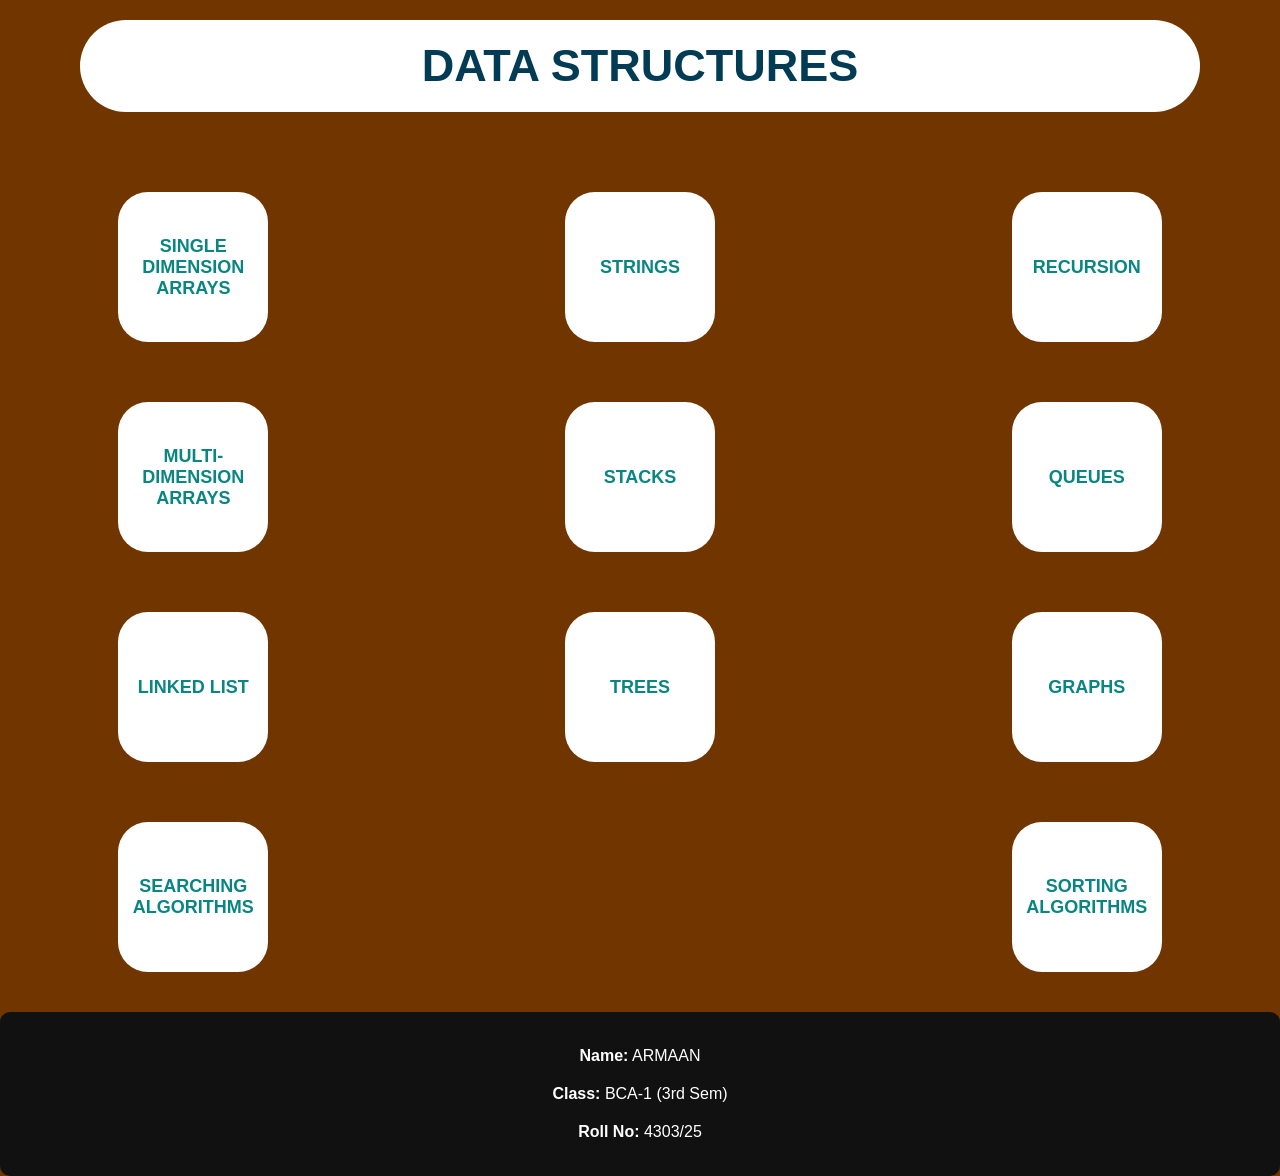
<file: index.html>
<!DOCTYPE html>
<html lang="en">
<head>
    <meta charset="UTF-8">
    <meta name="viewport" content="width=device-width, initial-scale=1.0">
    <title>Data Structures Topics</title>
    <link rel="stylesheet" href="style.css">
    <style>
   
    </style>
</head>

<body>
  <div class="container">
    <div class="head"><h2>DATA STRUCTURES</h2></div>

    <div class="que-corner">

    <a href="single-dimension-array.html">
    <div class="box">
        <div class="inner">
            <div class="front">SINGLE DIMENSION ARRAYS</div>
            <div class="back">20 Questions</div>
        </div>
    </div>
    </a>

    <a href="strings.html">
    <div class="box2 box">
        <div class="inner">
            <div class="front">STRINGS</div>
            <div class="back">29 Questions</div>
        </div>
    </div>
    </a>

    <a href="recursion.html">
    <div class="box3 box">
        <div class="inner">
            <div class="front">RECURSION</div>
            <div class="back">8 Questions</div>
        </div>
    </div>
    </a>

    <a href="multi-dimension-array.html">
    <div class="box4 box">
        <div class="inner">
            <div class="front">MULTI-DIMENSION ARRAYS</div>
            <div class="back">7 Questions</div>
        </div>
    </div>
    </a>

    <a href="stacks.html">
    <div class="box5 box">
        <div class="inner">
            <div class="front">STACKS</div>
            <div class="back">13 Questions</div>
        </div>
    </div>
    </a>

    <a href="queues.html">
    <div class="box6 box">
        <div class="inner">
            <div class="front">QUEUES</div>
            <div class="back">20 Questions</div>
        </div>
    </div>
    </a>

    <a href="linked-list.html">
    <div class="box7 box">
        <div class="inner">
            <div class="front">LINKED LIST</div>
            <div class="back">11 Questions</div>
        </div>
    </div>
    </a>

    <a href="trees.html">
    <div class="box8 box">
        <div class="inner">
            <div class="front">TREES</div>
            <div class="back">20 Questions</div>
        </div>
    </div>
    </a>

    <a href="graphs.html">
    <div class="box9 box">
        <div class="inner">
            <div class="front">GRAPHS</div>
            <div class="back">6 Questions</div>
        </div>
    </div>
    </a>

    <a href="searching-algorithms.html">
    <div class="box10 box">
        <div class="inner">
            <div class="front">SEARCHING ALGORITHMS</div>
            <div class="back">10 Questions</div>
        </div>
    </div>
    </a>

    <a href="sorting-algorithms.html">
    <div class="box11 box">
        <div class="inner">
            <div class="front">SORTING ALGORITHMS</div>
            <div class="back">20 Questions</div>
        </div>
    </div>
    </a>

    </div>

   
    <div class="footer">
        <p><strong>Name:</strong> ARMAAN</p>
        <p><strong>Class:</strong> BCA-1 (3rd  Sem)</p>
        <p><strong>Roll No:</strong> 4303/25</p>
    </div>

  </div>
</body>
</html>
</file>
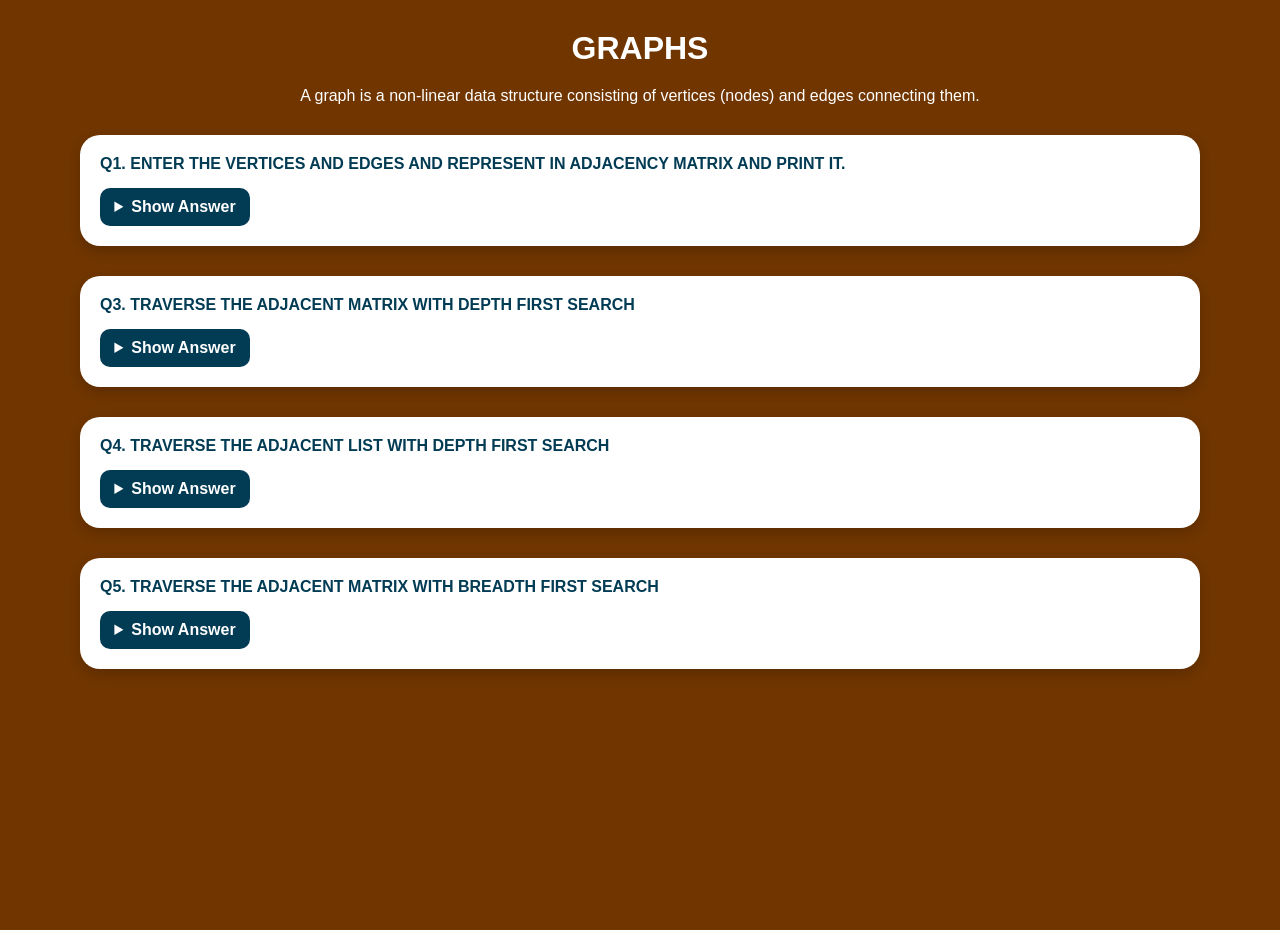
<file: graphs.html>
<!DOCTYPE html>
<html lang="en">
<head>
    <meta charset="UTF-8">
    <meta name="viewport" content="width=device-width, initial-scale=1.0">
    <title>GRAPHS</title>


    <link rel="stylesheet" href="style.css">
</head>

<body>

<div class="container">

    <h1>GRAPHS</h1>

    <p>
        A graph is a non-linear data structure consisting of vertices (nodes) and edges connecting them.
    </p>

    <div class="extra_c">

        <!-- Q1 -->
        <div class="qa">
            <div class="q">
                Q1. ENTER THE VERTICES AND EDGES AND REPRESENT IN ADJACENCY MATRIX AND PRINT IT.
            </div>

            <details>
                <summary>Show Answer</summary>

                <div class="a">
                    <div class="img-box">
                        <h4>Code</h4>
                        <img src="graphimage/Screenshot 2026-11-02 010723.png" alt="Q1 Code" loading="lazy">
                    </div>

                    <div class="img-box">
                        <h4>Output</h4>
                        <img src="graphimage/Screenshot 2026-11-02 010750.png" alt="Q1 Output" loading="lazy">
                    </div>
                </div>

            </details>
        </div>


        <!-- Q3 -->
        <div class="qa">
            <div class="q">
                Q3. TRAVERSE THE ADJACENT MATRIX WITH DEPTH FIRST SEARCH
            </div>

            <details>
                <summary>Show Answer</summary>

                <div class="a">
                    <div class="img-box">
                        <h4>Code</h4>
                        <img src="graphimage/Screenshot 2026-11-02 010841.png" alt="Q3 Code" loading="lazy">
                    </div>

                    <div class="img-box">
                        <h4>Output</h4>
                        <img src="graphimage/Screenshot 2026-11-02 010910.png" alt="Q3 Output" loading="lazy">
                    </div>
                </div>

            </details>
        </div>

        <!-- Q4 -->
        <div class="qa">
            <div class="q">
                Q4. TRAVERSE THE ADJACENT LIST WITH DEPTH FIRST SEARCH
            </div>

            <details>
                <summary>Show Answer</summary>

                <div class="a">
                    <div class="img-box">
                        <h4>Code</h4>
                        <img src="graphimage/Screenshot 2026-11-02 010933.png" alt="Q4 Code" loading="lazy">
                    </div>

                    <div class="img-box">
                        <h4>Output</h4>
                        <img src="graphimage/Screenshot 2026-11-02 011001.png" alt="Q4 Output" loading="lazy">
                    </div>
                </div>

            </details>
        </div>

        <!-- Q5 -->
        <div class="qa">
            <div class="q">
                Q5. TRAVERSE THE ADJACENT MATRIX WITH BREADTH FIRST SEARCH
            </div>

            <details>
                <summary>Show Answer</summary>

                <div class="a">
                    <div class="img-box">
                        <h4>Code</h4>
                        <img src="graphimage/Screenshot 2026-11-02 011017.png" alt="Q5 Code" loading="lazy">
                    </div>

                    <div class="img-box">
                        <h4>Output</h4>
                        <img src="graphimage/Screenshot 2026-11-02 011046.png" alt="Q5 Output" loading="lazy">
                    </div>
                </div>

            </details>
        </div>

        
     

    </div>

</div>

</body>
</html>
</file>
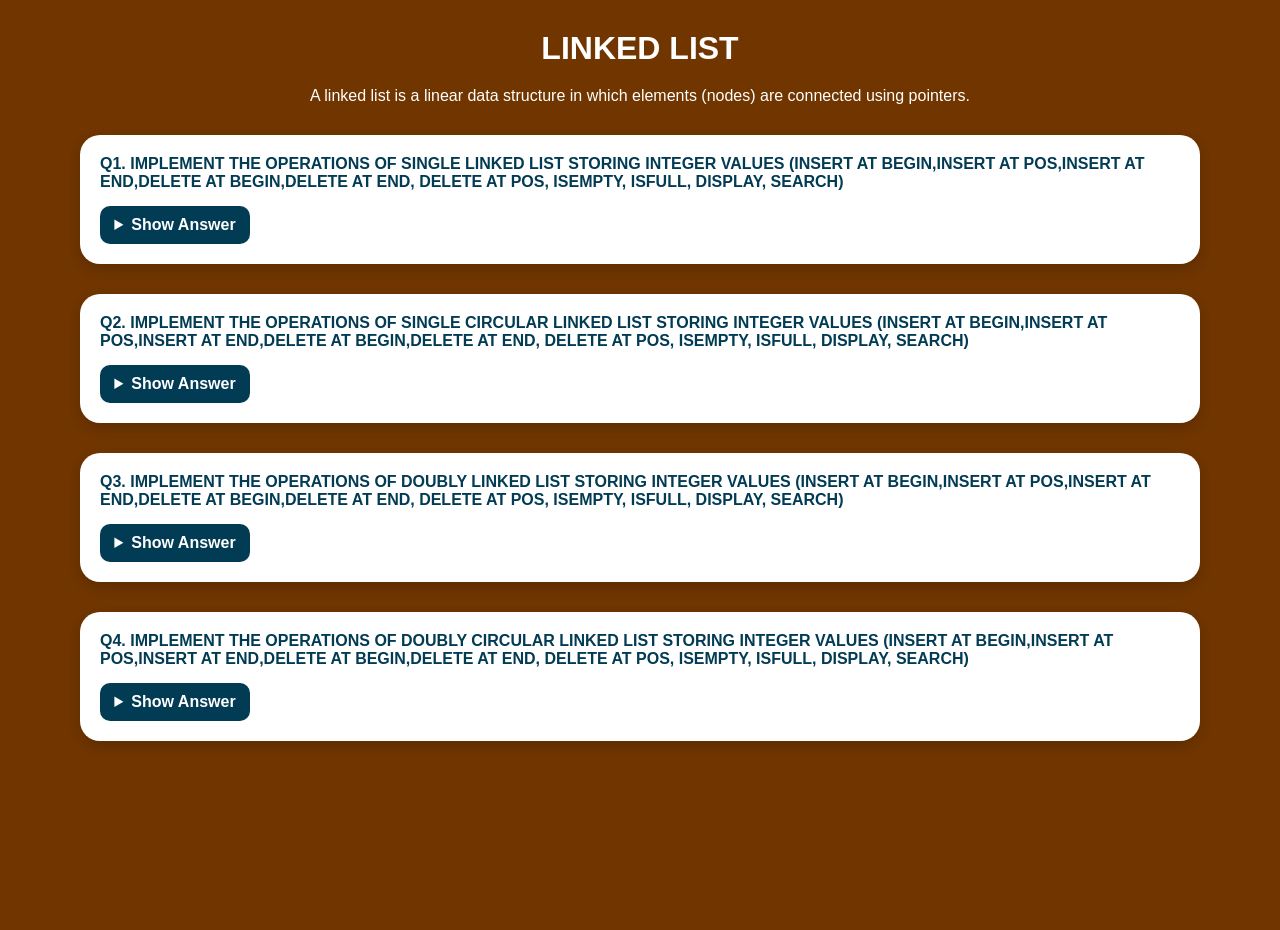
<file: linked-list.html>
<!DOCTYPE html>
<html lang="en">
<head>
    <meta charset="UTF-8">
    <meta name="viewport" content="width=device-width, initial-scale=1.0">
    <title>LINKED LIST</title>


    <link rel="stylesheet" href="style.css">
</head>

<body>

<div class="container">

    <h1>LINKED LIST</h1>

    <p>
        A linked list is a linear data structure in which elements (nodes) are connected using pointers.
    </p>

    <div class="extra_c">

        <!-- Q1 -->
        <div class="qa">
            <div class="q">
                Q1. IMPLEMENT THE OPERATIONS OF SINGLE LINKED LIST STORING INTEGER VALUES (INSERT AT BEGIN,INSERT AT POS,INSERT AT END,DELETE AT BEGIN,DELETE AT END, DELETE AT POS, ISEMPTY, ISFULL, DISPLAY, SEARCH)
            </div>

            <details>
                <summary>Show Answer</summary>

                <div class="a">
                    <div class="img-box">
                        <h4>Code</h4>
                        <img src="linkedlistImage/code.png" alt="Q1 Code" loading="lazy">
                    </div>

                    <div class="img-box">
                        <h4>Output</h4>
                        <img src="linkedlistImage/Screenshot 2026-11-01 222804.png" alt="Q1 Output" loading="lazy">
                    </div>
                </div>

            </details>
        </div>

        <!-- Q2 -->
        <div class="qa">
            <div class="q">
                Q2. IMPLEMENT THE OPERATIONS OF SINGLE CIRCULAR LINKED LIST STORING INTEGER VALUES (INSERT AT BEGIN,INSERT AT POS,INSERT AT END,DELETE AT BEGIN,DELETE AT END, DELETE AT POS, ISEMPTY, ISFULL, DISPLAY, SEARCH)
            </div>

            <details>
                <summary>Show Answer</summary>

                <div class="a">
                    <div class="img-box">
                        <h4>Code</h4>
                        <img src="linkedlistImage/2.png" alt="Q2 Code" loading="lazy">
                    </div>

                    <div class="img-box">
                        <h4>Output</h4>
                        <img src="linkedlistImage/Screenshot 2026-11-01 223110.png" alt="Q2 Output" loading="lazy">
                    </div>
                </div>

            </details>
        </div>

        <!-- Q3 -->
        <div class="qa">
            <div class="q">
                Q3. IMPLEMENT THE OPERATIONS OF DOUBLY LINKED LIST STORING INTEGER VALUES (INSERT AT BEGIN,INSERT AT POS,INSERT AT END,DELETE AT BEGIN,DELETE AT END, DELETE AT POS, ISEMPTY, ISFULL, DISPLAY, SEARCH)
            </div>

            <details>
                <summary>Show Answer</summary>

                <div class="a">
                    <div class="img-box">
                        <h4>Code</h4>
                        <img src="linkedlistImage/Screenshot 2026-11-01 223241.png" alt="Q3 Code" loading="lazy">
                    </div>

                    <div class="img-box">
                        <h4>Output</h4>
                        <img src="linkedlistImage/Screenshot 2026-11-01 223318.png" alt="Q3 Output" loading="lazy">
                    </div>
                </div>

            </details>
        </div>

        <!-- Q4 -->
        <div class="qa">
            <div class="q">
                Q4. IMPLEMENT THE OPERATIONS OF DOUBLY CIRCULAR LINKED LIST STORING INTEGER VALUES (INSERT AT BEGIN,INSERT AT POS,INSERT AT END,DELETE AT BEGIN,DELETE AT END, DELETE AT POS, ISEMPTY, ISFULL, DISPLAY, SEARCH)
            </div>

            <details>
                <summary>Show Answer</summary>

                <div class="a">
                    <div class="img-box">
                        <h4>Code</h4>
                        <img src="linkedlistImage/4.png" alt="Q4 Code" loading="lazy">
                    </div>

                    <div class="img-box">
                        <h4>Output</h4>
                        <img src="linked list/output/4.png" alt="Q4 Output" loading="lazy">
                    </div>
                </div>

            </details>
        </div>




</div>

</body>
</html>
</file>
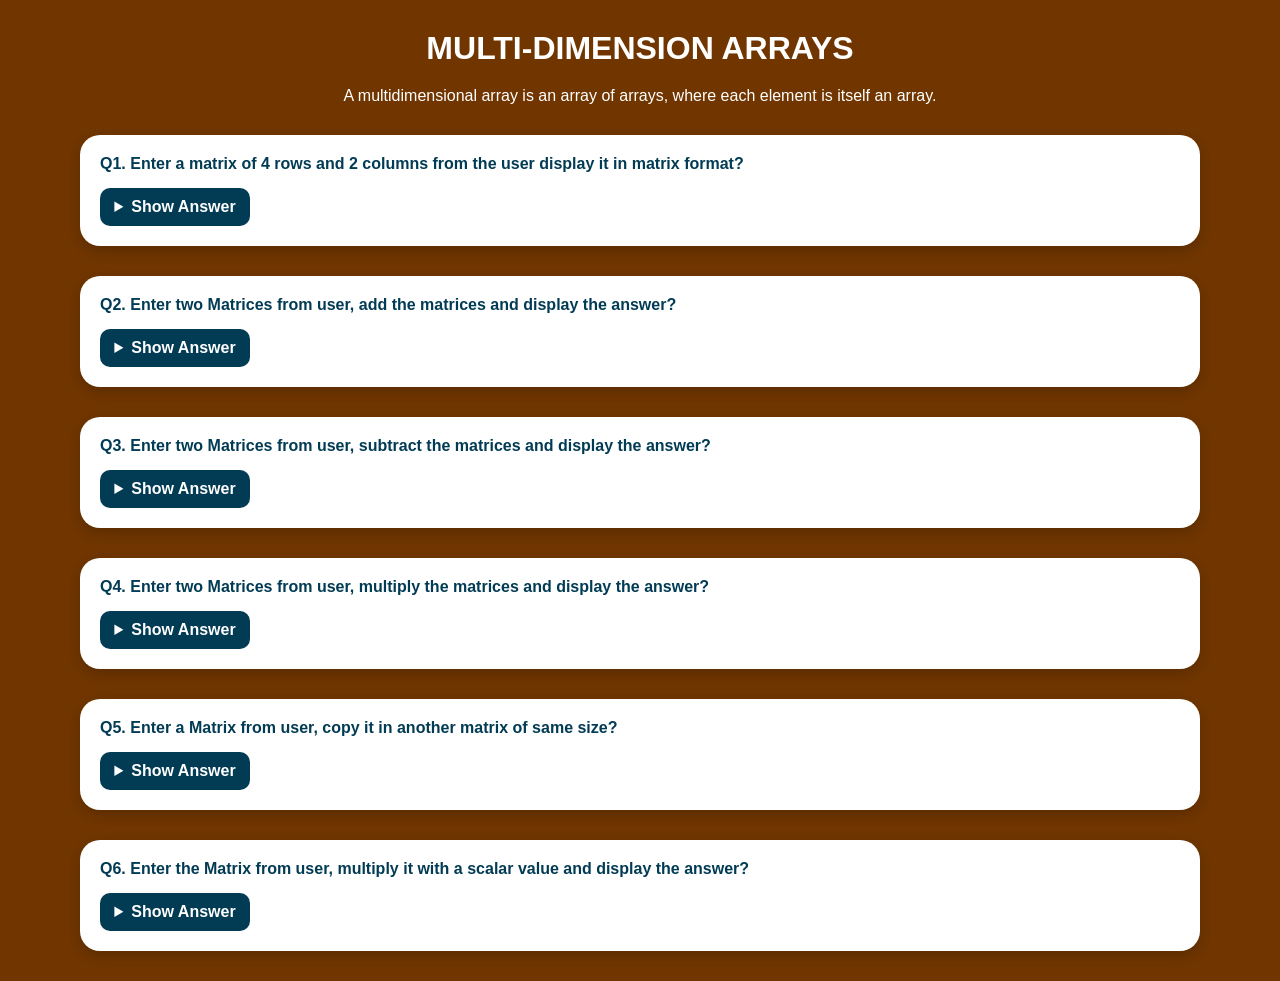
<file: multi-dimension-array.html>
<!DOCTYPE html>
<html lang="en">
<head>
    <meta charset="UTF-8">
    <meta name="viewport" content="width=device-width, initial-scale=1.0">
    <title>MULTI-DIMENSION ARRAYS</title>


    <link rel="stylesheet" href="style.css">
</head>

<body>

<div class="container">

    <h1>MULTI-DIMENSION ARRAYS</h1>

    <p>
        A multidimensional array is an array of arrays, where each element is itself an array.
    </p>

    <div class="extra_c">

        <!-- Q1 -->
        <div class="qa">
            <div class="q">
                Q1. Enter a matrix of 4 rows and 2 columns from the user display it in matrix format?
            </div>

            <details>
                <summary>Show Answer</summary>

                <div class="a">
                    <div class="img-box">
                        <h4>Code</h4>
                        <img src="MDAimage/Screenshot 2026-11-01 174024.png" alt="Q1 Code" loading="lazy">
                    </div>

                    <div class="img-box">
                        <h4>Output</h4>
                        <img src="MDAimage/Screenshot 2026-11-01 174046.png" alt="Q1 Output" loading="lazy">
                    </div>
                </div>

            </details>
        </div>

        <!-- Q2 -->
        <div class="qa">
            <div class="q">
                Q2. Enter two Matrices from user, add the matrices and display the answer?
            </div>

            <details>
                <summary>Show Answer</summary>

                <div class="a">
                    <div class="img-box">
                        <h4>Code</h4>
                        <img src="MDAimage/Screenshot 2026-11-01 174108.png" alt="Q2 Code" loading="lazy">
                    </div>

                    <div class="img-box">
                        <h4>Output</h4>
                        <img src="MDAimage/Screenshot 2026-11-01 174132.png" alt="Q2 Output" loading="lazy">
                    </div>
                </div>

            </details>
        </div>

        <!-- Q3 -->
        <div class="qa">
            <div class="q">
                Q3. Enter two Matrices from user, subtract the matrices and display the answer?
            </div>

            <details>
                <summary>Show Answer</summary>

                <div class="a">
                    <div class="img-box">
                        <h4>Code</h4>
                        <img src="MDAimage/Screenshot 2026-11-01 174150.png" alt="Q3 Code" loading="lazy">
                    </div>

                    <div class="img-box">
                        <h4>Output</h4>
                        <img src="MDAimage/Screenshot 2026-11-01 174227.png" alt="Q3 Output" loading="lazy">
                    </div>
                </div>

            </details>
        </div>

        <!-- Q4 -->
        <div class="qa">
            <div class="q">
                Q4. Enter two Matrices from user, multiply the matrices and display the answer?
            </div>

            <details>
                <summary>Show Answer</summary>

                <div class="a">
                    <div class="img-box">
                        <h4>Code</h4>
                        <img src="MDAimage/Screenshot 2026-11-01 174244.png" alt="Q4 Code" loading="lazy">
                    </div>

                    <div class="img-box">
                        <h4>Output</h4>
                        <img src="MDAimage/Screenshot 2026-11-01 174323.png" alt="Q4 Output" loading="lazy">
                    </div>
                </div>

            </details>
        </div>

        <!-- Q5 -->
        <div class="qa">
            <div class="q">
                Q5. Enter a Matrix from user, copy it in another matrix of same size?
            </div>

            <details>
                <summary>Show Answer</summary>

                <div class="a">
                    <div class="img-box">
                        <h4>Code</h4>
                        <img src="MDAimage/Screenshot 2026-11-01 174336.png" alt="Q5 Code" loading="lazy">
                    </div>

                    <div class="img-box">
                        <h4>Output</h4>
                        <img src="MDAimage/Screenshot 2026-11-01 174353.png" alt="Q5 Output" loading="lazy">
                    </div>
                </div>

            </details>
        </div>

        <!-- Q6 -->
        <div class="qa">
            <div class="q">
                Q6. Enter the Matrix from user, multiply it with a scalar value and display the answer?
            </div>

            <details>
                <summary>Show Answer</summary>

                <div class="a">
                    <div class="img-box">
                        <h4>Code</h4>
                        <img src="MDAimage/Screenshot 2026-11-01 174402.png" alt="Q6 Code" loading="lazy">
                    </div>

                    <div class="img-box">
                        <h4>Output</h4>
                        <img src="MDAimage/Screenshot 2026-11-01 174423.png" alt="Q6 Output" loading="lazy">
                    </div>
                </div>

            </details>
        </div>

       
           

            </details>
        </div>

    </div>

</div>

</body>
</html>
</file>
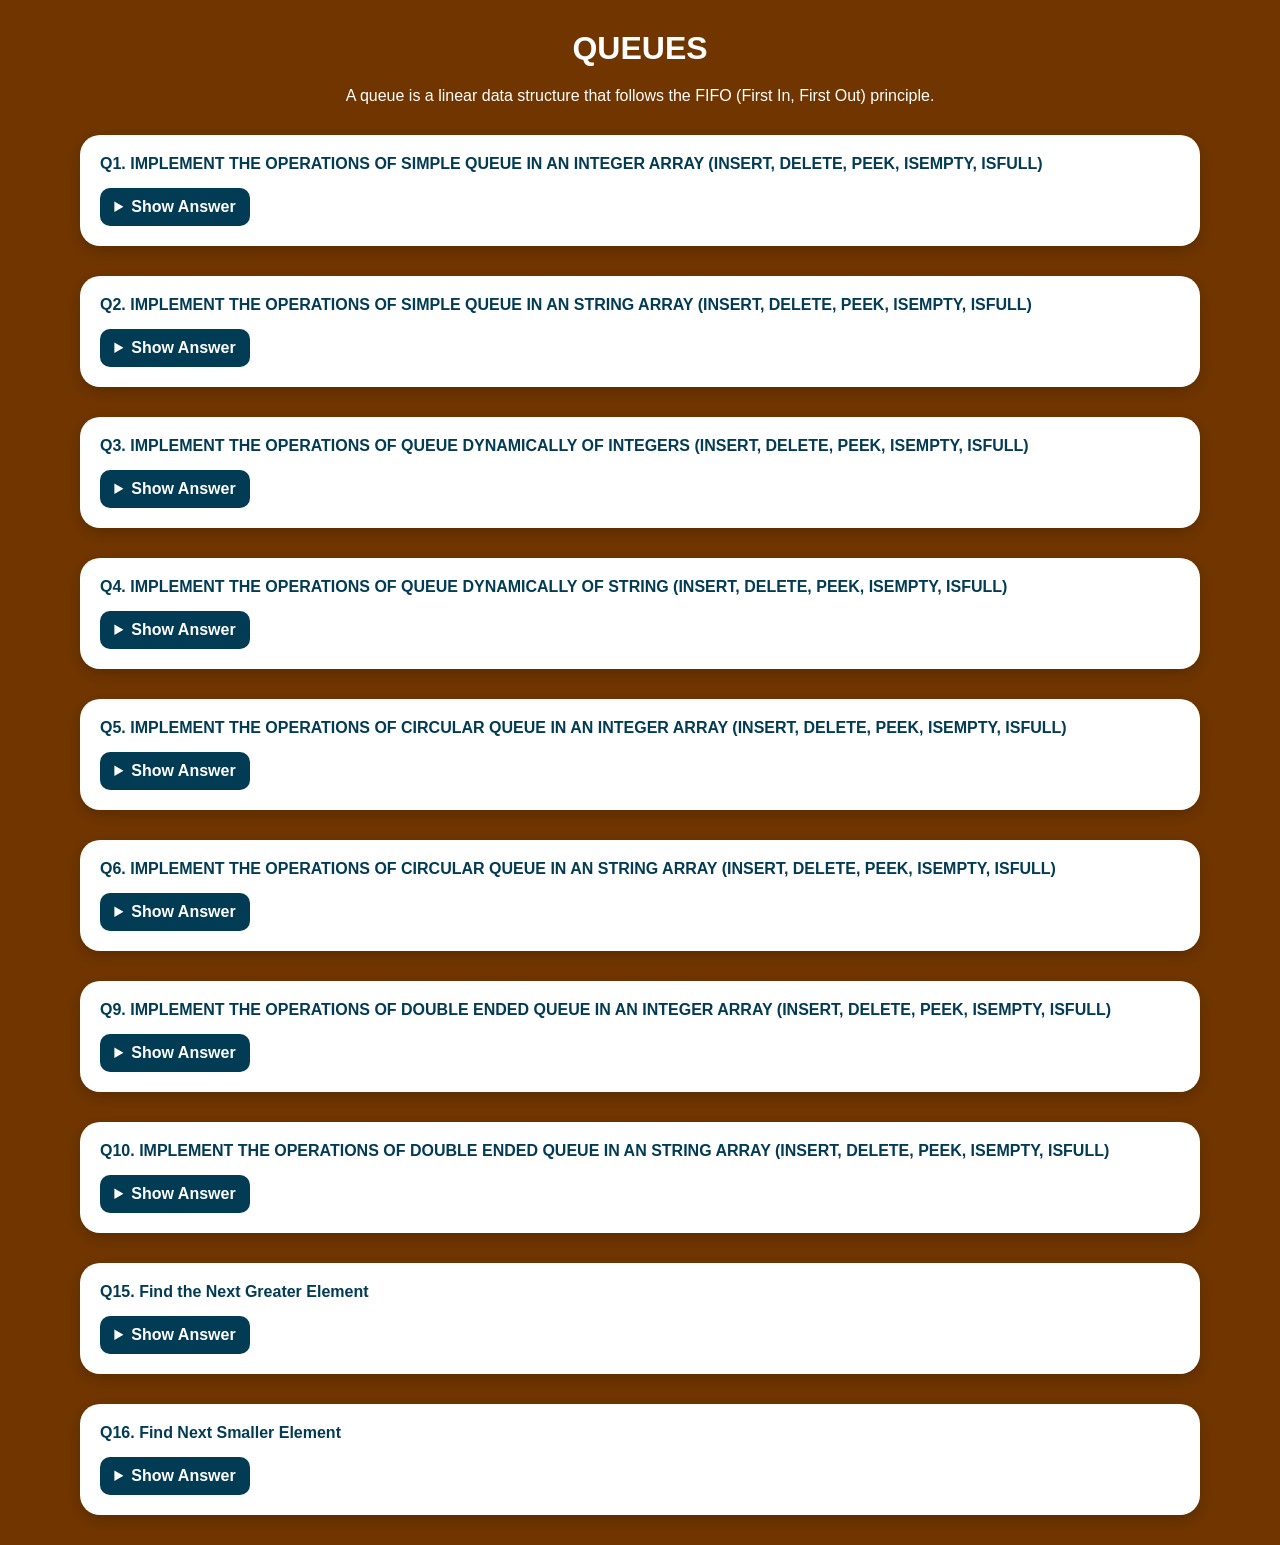
<file: queues.html>
<!DOCTYPE html>
<html lang="en">
<head>
    <meta charset="UTF-8">
    <meta name="viewport" content="width=device-width, initial-scale=1.0">
    <title>QUEUES</title>


    <link rel="stylesheet" href="style.css">
</head>

<body>

<div class="container">

    <h1>QUEUES</h1>

    <p>
        A queue is a linear data structure that follows the FIFO (First In, First Out) principle.
    </p>

    <div class="extra_c">

        <!-- Q1 -->
        <div class="qa">
            <div class="q">
                Q1. IMPLEMENT THE OPERATIONS OF SIMPLE QUEUE IN AN INTEGER ARRAY (INSERT, DELETE, PEEK, ISEMPTY, ISFULL)
            </div>

            <details>
                <summary>Show Answer</summary>

                <div class="a">
                    <div class="img-box">
                        <h4>Code</h4>
                        <img src="queueImage/Screenshot 2026-11-01 175622.png" alt="Q1 Code" loading="lazy">
                    </div>

                    <div class="img-box">
                        <h4>Output</h4>
                        <img src="queueImage/Screenshot 2026-11-01 193827.png" alt="Q1 Output" loading="lazy">
                    </div>
                </div>

            </details>
        </div>

        <!-- Q2 -->
        <div class="qa">
            <div class="q">
                Q2. IMPLEMENT THE OPERATIONS OF SIMPLE QUEUE IN AN STRING ARRAY (INSERT, DELETE, PEEK, ISEMPTY, ISFULL)
            </div>

            <details>
                <summary>Show Answer</summary>

                <div class="a">
                    <div class="img-box">
                        <h4>Code</h4>
                        <img src="queueImage/Screenshot 2026-11-01 193902.png" alt="Q2 Code" loading="lazy">
                    </div>

                    <div class="img-box">
                        <h4>Output</h4>
                        <img src="queueImage/Screenshot 2026-11-01 194008.png" alt="Q2 Output" loading="lazy">
                    </div>
                </div>

            </details>
        </div>

        <!-- Q3 -->
        <div class="qa">
            <div class="q">
                Q3. IMPLEMENT THE OPERATIONS OF QUEUE DYNAMICALLY OF INTEGERS (INSERT, DELETE, PEEK, ISEMPTY, ISFULL)
            </div>

            <details>
                <summary>Show Answer</summary>

                <div class="a">
                    <div class="img-box">
                        <h4>Code</h4>
                        <img src="queueImage/Screenshot 2026-11-01 194029.png" alt="Q3 Code" loading="lazy">
                    </div>

                    <div class="img-box">
                        <h4>Output</h4>
                        <img src="queueImage/Screenshot 2026-11-01 194133.png" alt="Q3 Output" loading="lazy">
                    </div>
                </div>

            </details>
        </div>

        <!-- Q4 -->
        <div class="qa">
            <div class="q">
                Q4. IMPLEMENT THE OPERATIONS OF QUEUE DYNAMICALLY OF STRING (INSERT, DELETE, PEEK, ISEMPTY, ISFULL)
            </div>

            <details>
                <summary>Show Answer</summary>

                <div class="a">
                    <div class="img-box">
                        <h4>Code</h4>
                        <img src="queueImage/Screenshot 2026-11-01 194152.png" alt="Q4 Code" loading="lazy">
                    </div>

                    <div class="img-box">
                        <h4>Output</h4>
                        <img src="queueImage/Screenshot 2026-11-01 194235.png" alt="Q4 Output" loading="lazy">
                    </div>
                </div>

            </details>
        </div>

        <!-- Q5 -->
        <div class="qa">
            <div class="q">
                Q5. IMPLEMENT THE OPERATIONS OF CIRCULAR QUEUE IN AN INTEGER ARRAY (INSERT, DELETE, PEEK, ISEMPTY, ISFULL)
            </div>

            <details>
                <summary>Show Answer</summary>

                <div class="a">
                    <div class="img-box">
                        <h4>Code</h4>
                        <img src="queueImage/Screenshot 2026-11-01 194256.png" alt="Q5 Code" loading="lazy">
                    </div>

                    <div class="img-box">
                        <h4>Output</h4>
                        <img src="queueImage/Screenshot 2026-11-01 194336.png" alt="Q5 Output" loading="lazy">
                    </div>
                </div>

            </details>
        </div>

        <!-- Q6 -->
        <div class="qa">
            <div class="q">
                Q6. IMPLEMENT THE OPERATIONS OF CIRCULAR QUEUE IN AN STRING ARRAY (INSERT, DELETE, PEEK, ISEMPTY, ISFULL)
            </div>

            <details>
                <summary>Show Answer</summary>

                <div class="a">
                    <div class="img-box">
                        <h4>Code</h4>
                        <img src="queueImage/Screenshot 2026-11-01 194418.png" alt="Q6 Code" loading="lazy">
                    </div>

                    <div class="img-box">
                        <h4>Output</h4>
                        <img src="queueImage/Screenshot 2026-11-01 194508.png" alt="Q6 Output" loading="lazy">
                    </div>
                </div>

            </details>
        </div>


        <!-- Q9 -->
        <div class="qa">
            <div class="q">
                Q9. IMPLEMENT THE OPERATIONS OF DOUBLE ENDED QUEUE IN AN INTEGER ARRAY (INSERT, DELETE, PEEK, ISEMPTY, ISFULL)
            </div>

            <details>
                <summary>Show Answer</summary>

                <div class="a">
                    <div class="img-box">
                        <h4>Code</h4>
                        <img src="queueImage/Screenshot 2026-11-01 194530.png" alt="Q9 Code" loading="lazy">
                    </div>

                    <div class="img-box">
                        <h4>Output</h4>
                        <img src="queueImage/Screenshot 2026-11-01 194615.png" alt="Q9 Output" loading="lazy">
                    </div>
                </div>

            </details>
        </div>

        <!-- Q10 -->
        <div class="qa">
            <div class="q">
                Q10. IMPLEMENT THE OPERATIONS OF DOUBLE ENDED QUEUE IN AN STRING ARRAY (INSERT, DELETE, PEEK, ISEMPTY, ISFULL)
            </div>

            <details>
                <summary>Show Answer</summary>

                <div class="a">
                    <div class="img-box">
                        <h4>Code</h4>
                        <img src="queueImage/Screenshot 2026-11-01 194740.png" alt="Q10 Code" loading="lazy">
                    </div>

                    <div class="img-box">
                        <h4>Output</h4>
                        <img src="queueImage/Screenshot 2026-11-01 194848.png" alt="Q10 Output" loading="lazy">
                    </div>
                </div>

            </details>
        </div>




        <!-- Q15 -->
        <div class="qa">
            <div class="q">
                Q15. Find the Next Greater Element
            </div>

            <details>
                <summary>Show Answer</summary>

                <div class="a">
                    <div class="img-box">
                        <h4>Code</h4>
                        <img src="queueImage/Screenshot 2026-11-01 194912.png" alt="Q15 Code" loading="lazy">
                    </div>

                    <div class="img-box">
                        <h4>Output</h4>
                        <img src="queueImage/Screenshot 2026-11-01 194947.png" alt="Q15 Output" loading="lazy">
                    </div>
                </div>

            </details>
        </div>

        <!-- Q16 -->
        <div class="qa">
            <div class="q">
                Q16. Find Next Smaller Element
            </div>

            <details>
                <summary>Show Answer</summary>

                <div class="a">
                    <div class="img-box">
                        <h4>Code</h4>
                        <img src="queueImage/Screenshot 2026-11-01 195000.png" alt="Q16 Code" loading="lazy">
                    </div>

                    <div class="img-box">
                        <h4>Output</h4>
                        <img src="queueImage/Screenshot 2026-11-01 195017.png" alt="Q16 Output" loading="lazy">
                    </div>
                </div>

            </details>
        </div>



</div>

</body>
</html>
</file>
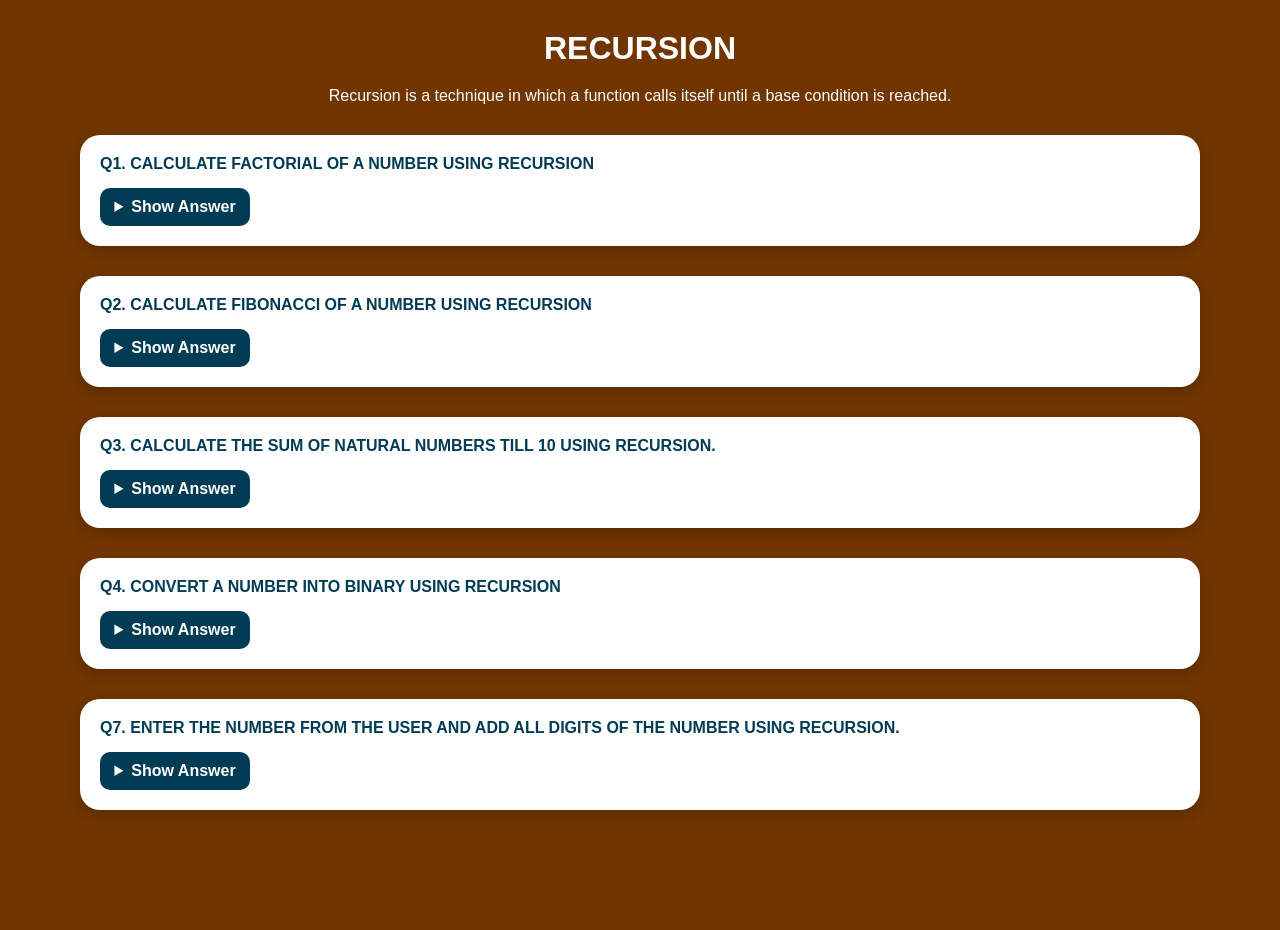
<file: recursion.html>
<!DOCTYPE html>
<html lang="en">
<head>
    <meta charset="UTF-8">
    <meta name="viewport" content="width=device-width, initial-scale=1.0">
    <title>RECURSION</title>


    <link rel="stylesheet" href="style.css">
</head>

<body>

<div class="container">

    <h1>RECURSION</h1>

    <p>
        Recursion is a technique in which a function calls itself until a base condition is reached.
    </p>

    <div class="extra_c">

        <!-- Q1 -->
        <div class="qa">
            <div class="q">
                Q1. CALCULATE FACTORIAL OF A NUMBER USING RECURSION
            </div>

            <details>
                <summary>Show Answer</summary>

                <div class="a">
                    <div class="img-box">
                        <h4>Code</h4>
                        <img src="recursionImage/Screenshot 2026-11-01 200021.png" alt="Q1 Code" loading="lazy">
                    </div>

                    <div class="img-box">
                        <h4>Output</h4>
                        <img src="recursionImage/Screenshot 2026-11-01 200032.png" alt="Q1 Output" loading="lazy">
                    </div>
                </div>

            </details>
        </div>

        <!-- Q2 -->
        <div class="qa">
            <div class="q">
                Q2. CALCULATE FIBONACCI OF A NUMBER USING RECURSION
            </div>

            <details>
                <summary>Show Answer</summary>

                <div class="a">
                    <div class="img-box">
                        <h4>Code</h4>
                        <img src="recursionImage/Screenshot 2026-11-01 200043.png" alt="Q2 Code" loading="lazy">
                    </div>

                    <div class="img-box">
                        <h4>Output</h4>
                        <img src="recursionImage/Screenshot 2026-11-01 200111.png" alt="Q2 Output" loading="lazy">
                    </div>
                </div>

            </details>
        </div>

        <!-- Q3 -->
        <div class="qa">
            <div class="q">
                Q3. CALCULATE THE SUM OF NATURAL NUMBERS TILL 10 USING RECURSION.
            </div>

            <details>
                <summary>Show Answer</summary>

                <div class="a">
                    <div class="img-box">
                        <h4>Code</h4>
                        <img src="recursionImage/Screenshot 2026-11-01 200120.png" alt="Q3 Code" loading="lazy">
                    </div>

                    <div class="img-box">
                        <h4>Output</h4>
                        <img src="recursionImage/Screenshot 2026-11-01 200146.png" alt="Q3 Output" loading="lazy">
                    </div>
                </div>

            </details>
        </div>

        <!-- Q4 -->
        <div class="qa">
            <div class="q">
                Q4. CONVERT A NUMBER INTO BINARY USING RECURSION
            </div>

            <details>
                <summary>Show Answer</summary>

                <div class="a">
                    <div class="img-box">
                        <h4>Code</h4>
                        <img src="recursionImage/Screenshot 2026-11-01 200158.png" alt="Q4 Code" loading="lazy">
                    </div>

                    <div class="img-box">
                        <h4>Output</h4>
                        <img src="recursionImage/Screenshot 2026-11-01 200335.png" alt="Q4 Output" loading="lazy">
                    </div>
                </div>

            </details>
        </div>


        <!-- Q7 -->
        <div class="qa">
            <div class="q">
                Q7. ENTER THE NUMBER FROM THE USER AND ADD ALL DIGITS OF THE NUMBER USING RECURSION.
            </div>

            <details>
                <summary>Show Answer</summary>

                <div class="a">
                    <div class="img-box">
                        <h4>Code</h4>
                        <img src="recursionImage/Screenshot 2026-11-01 200347.png" alt="Q7 Code" loading="lazy">
                    </div>

                    <div class="img-box">
                        <h4>Output</h4>
                        <img src="recursionImage/Screenshot 2026-11-01 200359.png" alt="Q7 Output" loading="lazy">
                    </div>
                </div>

            </details>
        </div>



</div>

</body>
</html>
</file>
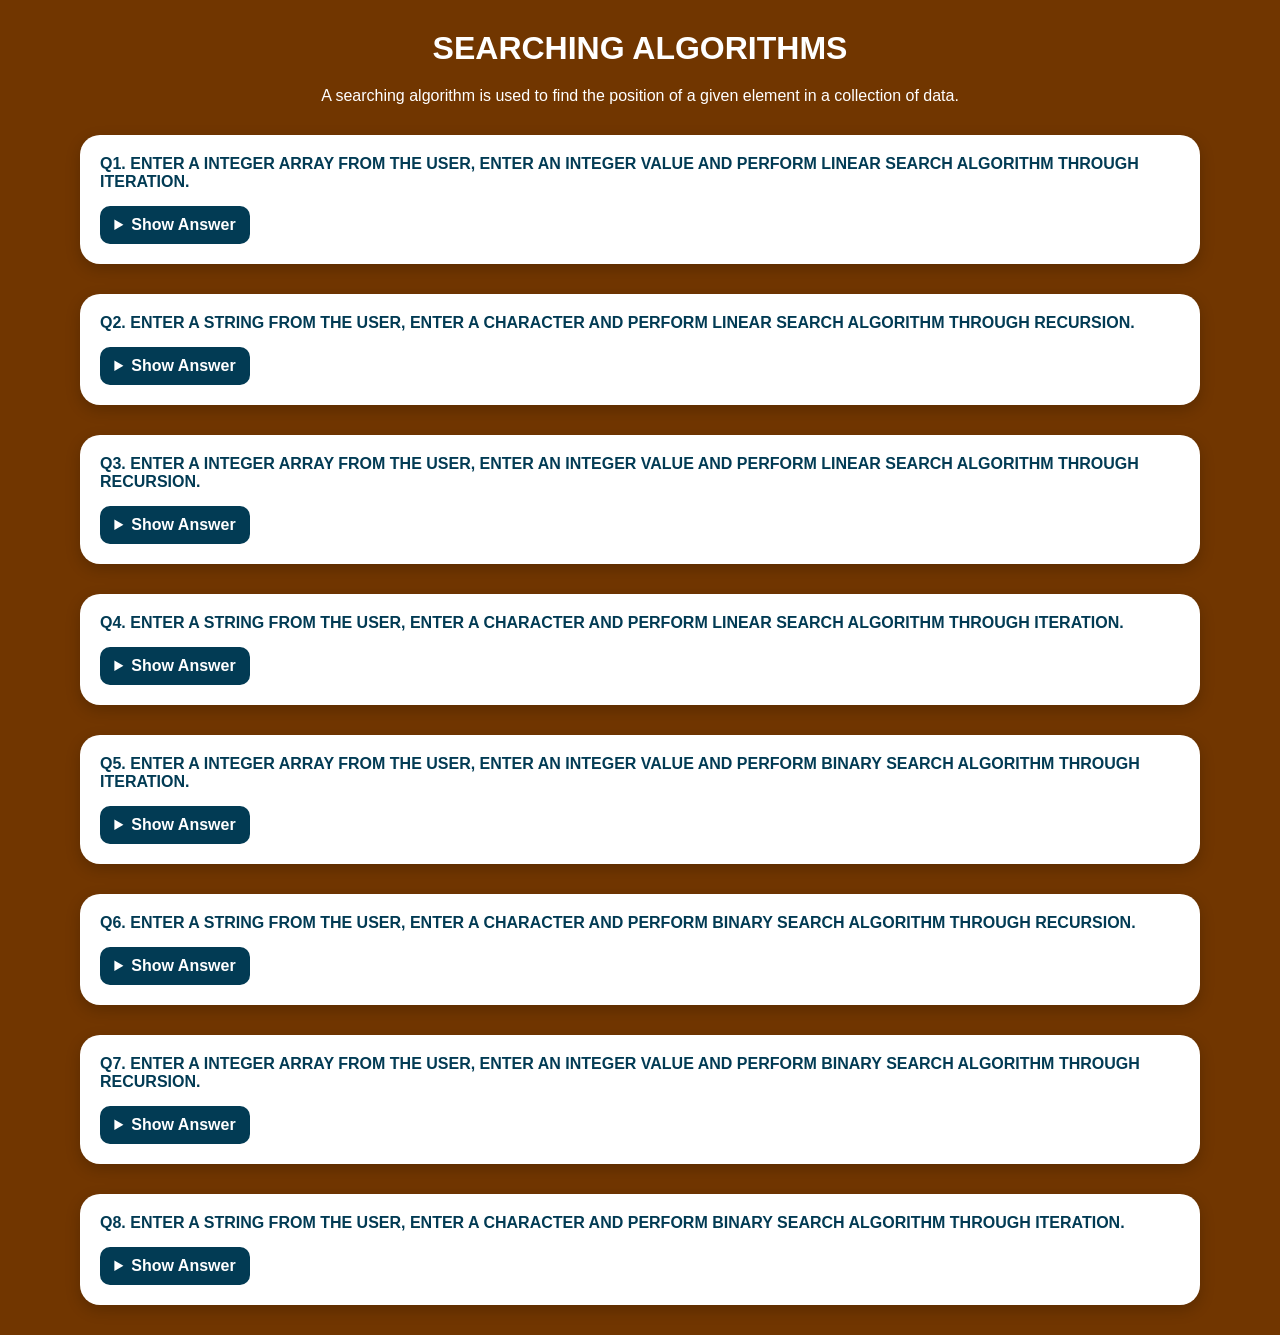
<file: searching-algorithms.html>
<!DOCTYPE html>
<html lang="en">
<head>
    <meta charset="UTF-8">
    <meta name="viewport" content="width=device-width, initial-scale=1.0">
    <title>SEARCHING ALGORITHMS</title>


    <link rel="stylesheet" href="style.css">
</head>

<body>

<div class="container">

    <h1>SEARCHING ALGORITHMS</h1>

    <p>
        A searching algorithm is used to find the position of a given element in a collection of data.
    </p>

    <div class="extra_c">

        <!-- Q1 -->
        <div class="qa">
            <div class="q">
                Q1. ENTER A INTEGER ARRAY FROM THE USER, ENTER AN INTEGER VALUE AND PERFORM LINEAR SEARCH ALGORITHM THROUGH ITERATION.
            </div>

            <details>
                <summary>Show Answer</summary>

                <div class="a">
                    <div class="img-box">
                        <h4>Code</h4>
                        <img src="Searchingimages/Screenshot 2026-11-01 220320.png" alt="Q1 Code" loading="lazy">
                    </div>

                    <div class="img-box">
                        <h4>Output</h4>
                        <img src="Searchingimages/Screenshot 2026-11-01 220343.png" alt="Q1 Output" loading="lazy">
                    </div>
                </div>

            </details>
        </div>

        <!-- Q2 -->
        <div class="qa">
            <div class="q">
                Q2. ENTER A STRING FROM THE USER, ENTER A CHARACTER AND PERFORM LINEAR SEARCH ALGORITHM THROUGH RECURSION.
            </div>

            <details>
                <summary>Show Answer</summary>

                <div class="a">
                    <div class="img-box">
                        <h4>Code</h4>
                        <img src="Searchingimages/Screenshot 2026-11-01 220354.png" alt="Q2 Code" loading="lazy">
                    </div>

                    <div class="img-box">
                        <h4>Output</h4>
                        <img src="Searchingimages/Screenshot 2026-11-01 220429.png" alt="Q2 Output" loading="lazy">
                    </div>
                </div>

            </details>
        </div>

        <!-- Q3 -->
        <div class="qa">
            <div class="q">
                Q3. ENTER A INTEGER ARRAY FROM THE USER, ENTER AN INTEGER VALUE AND PERFORM LINEAR SEARCH ALGORITHM THROUGH RECURSION.
            </div>

            <details>
                <summary>Show Answer</summary>

                <div class="a">
                    <div class="img-box">
                        <h4>Code</h4>
                        <img src="Searchingimages/Screenshot 2026-11-01 220446.png" alt="Q3 Code" loading="lazy">
                    </div>

                    <div class="img-box">
                        <h4>Output</h4>
                        <img src="Searchingimages/Screenshot 2026-11-01 220504.png" alt="Q3 Output" loading="lazy">
                    </div>
                </div>

            </details>
        </div>

        <!-- Q4 -->
        <div class="qa">
            <div class="q">
                Q4. ENTER A STRING FROM THE USER, ENTER A CHARACTER AND PERFORM LINEAR SEARCH ALGORITHM THROUGH ITERATION.
            </div>

            <details>
                <summary>Show Answer</summary>

                <div class="a">
                    <div class="img-box">
                        <h4>Code</h4>
                        <img src="Searchingimages/Screenshot 2026-11-01 220515.png" alt="Q4 Code" loading="lazy">
                    </div>

                    <div class="img-box">
                        <h4>Output</h4>
                        <img src="Searchingimages/Screenshot 2026-11-01 220551.png" alt="Q4 Output" loading="lazy">
                    </div>
                </div>

            </details>
        </div>

        <!-- Q5 -->
        <div class="qa">
            <div class="q">
                Q5. ENTER A INTEGER ARRAY FROM THE USER, ENTER AN INTEGER VALUE AND PERFORM BINARY SEARCH ALGORITHM THROUGH ITERATION.
            </div>

            <details>
                <summary>Show Answer</summary>

                <div class="a">
                    <div class="img-box">
                        <h4>Code</h4>
                        <img src="Searchingimages/Screenshot 2026-11-01 220605.png" alt="Q5 Code" loading="lazy">
                    </div>

                    <div class="img-box">
                        <h4>Output</h4>
                        <img src="Searchingimages/Screenshot 2026-11-01 220629.png" alt="Q5 Output" loading="lazy">
                    </div>
                </div>

            </details>
        </div>

        <!-- Q6 -->
        <div class="qa">
            <div class="q">
                Q6. ENTER A STRING FROM THE USER, ENTER A CHARACTER AND PERFORM BINARY SEARCH ALGORITHM THROUGH RECURSION.
            </div>

            <details>
                <summary>Show Answer</summary>

                <div class="a">
                    <div class="img-box">
                        <h4>Code</h4>
                        <img src="Searchingimages/Screenshot 2026-11-01 220641.png" alt="Q6 Code" loading="lazy">
                    </div>

                    <div class="img-box">
                        <h4>Output</h4>
                        <img src="Searchingimages/Screenshot 2026-11-01 220701.png" alt="Q6 Output" loading="lazy">
                    </div>
                </div>

            </details>
        </div>

        <!-- Q7 -->
        <div class="qa">
            <div class="q">
                Q7. ENTER A INTEGER ARRAY FROM THE USER, ENTER AN INTEGER VALUE AND PERFORM BINARY SEARCH ALGORITHM THROUGH RECURSION.
            </div>

            <details>
                <summary>Show Answer</summary>

                <div class="a">
                    <div class="img-box">
                        <h4>Code</h4>
                        <img src="Searchingimages/Screenshot 2026-11-01 220719.png" alt="Q7 Code" loading="lazy">
                    </div>

                    <div class="img-box">
                        <h4>Output</h4>
                        <img src="Searchingimages/Screenshot 2026-11-01 220738.png" alt="Q7 Output" loading="lazy">
                    </div>
                </div>

            </details>
        </div>

        <!-- Q8 -->
        <div class="qa">
            <div class="q">
                Q8. ENTER A STRING FROM THE USER, ENTER A CHARACTER AND PERFORM BINARY SEARCH ALGORITHM THROUGH ITERATION.
            </div>

            <details>
                <summary>Show Answer</summary>

                <div class="a">
                    <div class="img-box">
                        <h4>Code</h4>
                        <img src="Searchingimages/Screenshot 2026-11-01 220749.png" alt="Q8 Code" loading="lazy">
                    </div>

                    <div class="img-box">
                        <h4>Output</h4>
                        <img src="Searchingimages/Screenshot 2026-11-01 220809.png" alt="Q8 Output" loading="lazy">
                    </div>
                </div>

            </details>
        </div>



</div>

</body>
</html>
</file>
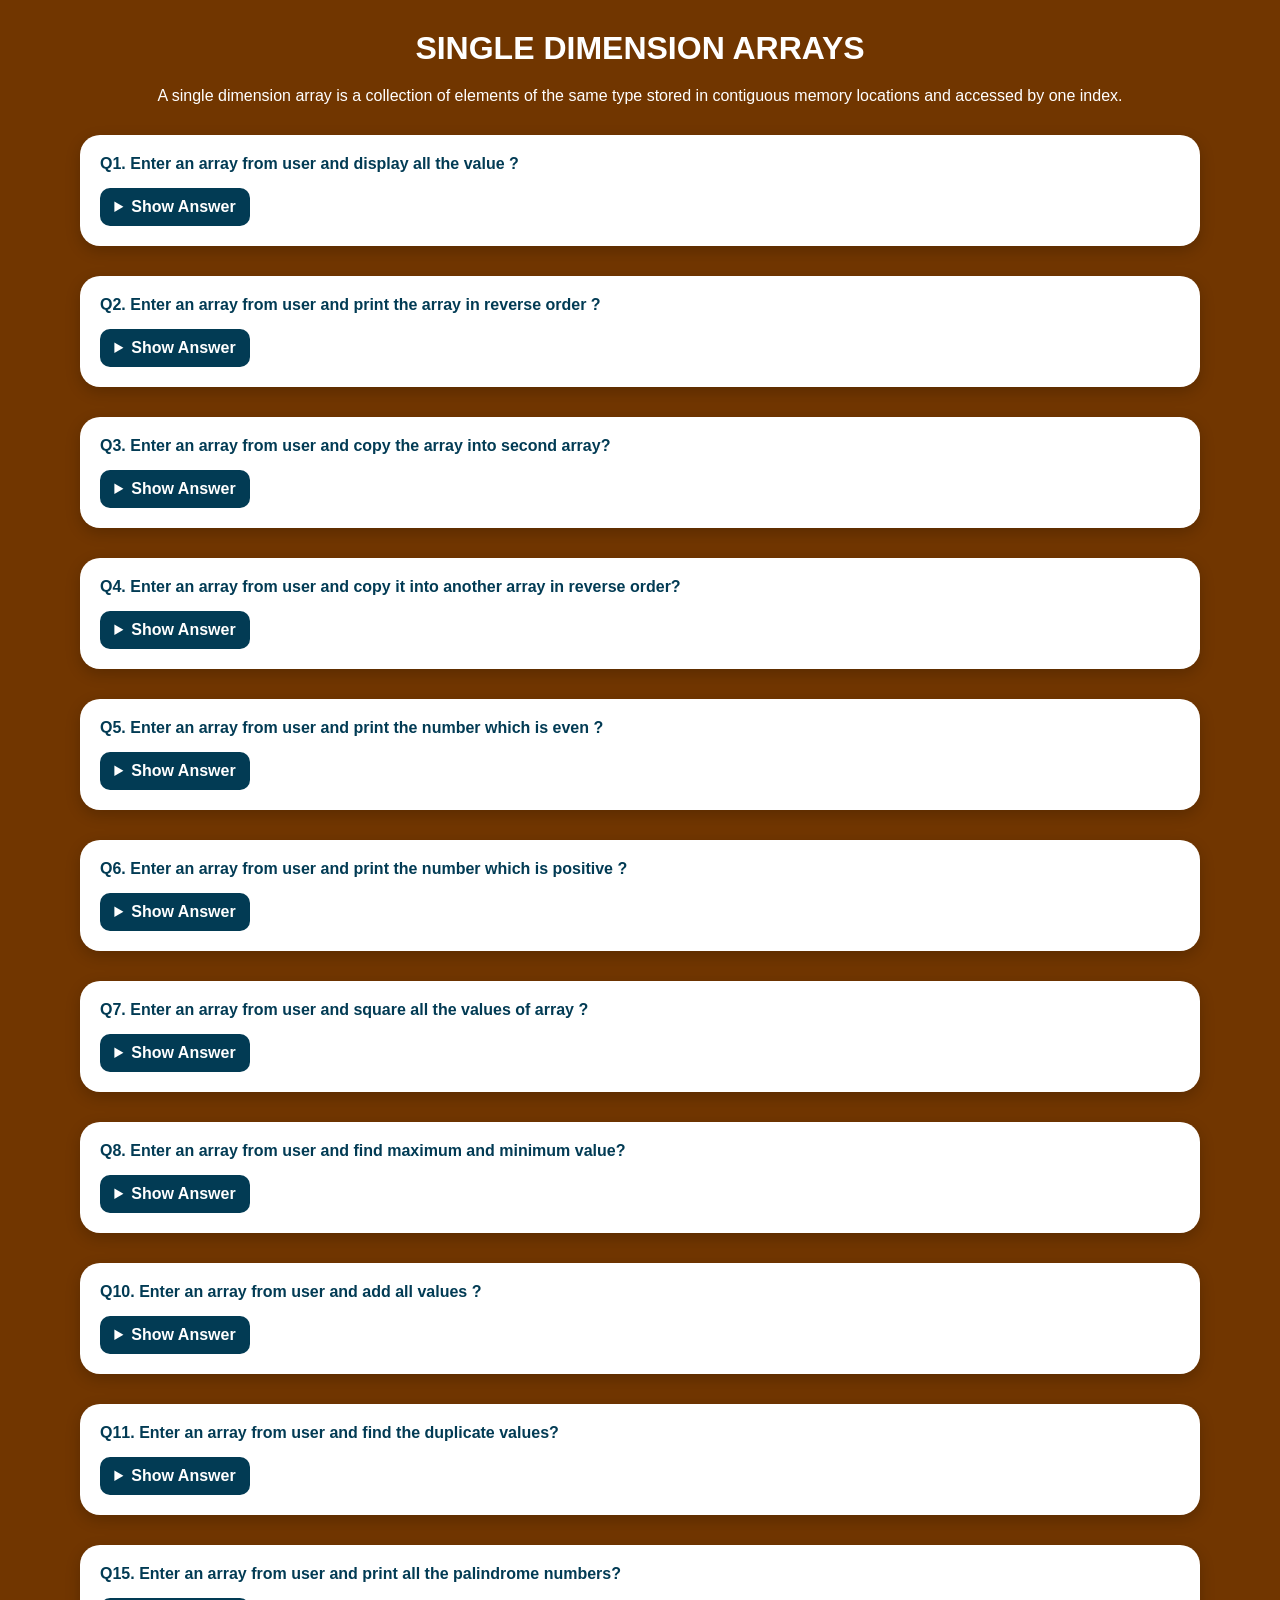
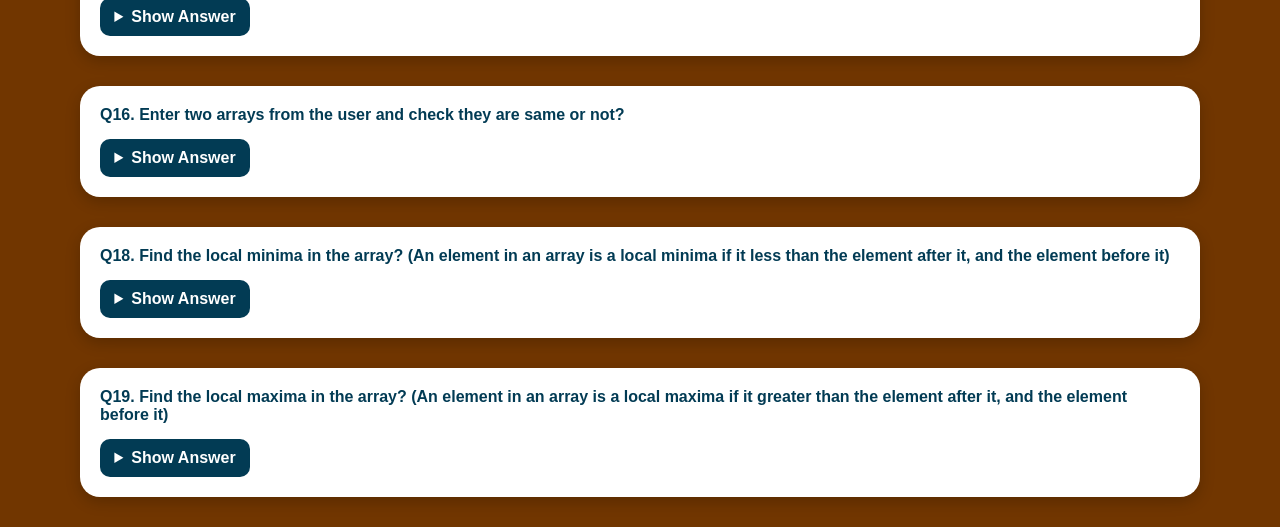
<file: single-dimension-array.html>
<!DOCTYPE html>
<html lang="en">
<head>
    <meta charset="UTF-8">
    <meta name="viewport" content="width=device-width, initial-scale=1.0">
    <title>SINGLE DIMENSION ARRAYS</title>


    <link rel="stylesheet" href="style.css">
</head>

<body>

<div class="container">

    <h1>SINGLE DIMENSION ARRAYS</h1>

    <p>
        A single dimension array is a collection of elements of the same type stored in contiguous memory locations and accessed by one index.
    </p>

    <div class="extra_c">

        <!-- Q1 -->
        <div class="qa">
            <div class="q">
                Q1. Enter an array from user and display all the value ?
            </div>

            <details>
                <summary>Show Answer</summary>

                <div class="a">
                    <div class="img-box">
                        <h4>Code</h4>
                        <img src="SDAimage/Screenshot 2026-11-01 201222.png" alt="Q1 Code" loading="lazy">
                    </div>

                    <div class="img-box">
                        <h4>Output</h4>
                        <img src="SDAimage/Screenshot 2026-11-01 201319.png" alt="Q1 Output" loading="lazy">
                    </div>
                </div>

            </details>
        </div>

        <!-- Q2 -->
        <div class="qa">
            <div class="q">
                Q2. Enter an array from user and print the array in reverse order ?
            </div>

            <details>
                <summary>Show Answer</summary>

                <div class="a">
                    <div class="img-box">
                        <h4>Code</h4>
                        <img src="SDAimage/Screenshot 2026-11-01 201328.png" alt="Q2 Code" loading="lazy">
                    </div>

                    <div class="img-box">
                        <h4>Output</h4>
                        <img src="SDAimage/Screenshot 2026-11-01 201406.png" alt="Q2 Output" loading="lazy">
                    </div>
                </div>

            </details>
        </div>

        <!-- Q3 -->
        <div class="qa">
            <div class="q">
                Q3. Enter an array from user and copy the array into second array?
            </div>

            <details>
                <summary>Show Answer</summary>

                <div class="a">
                    <div class="img-box">
                        <h4>Code</h4>
                        <img src="SDAimage/Screenshot 2026-11-01 201415.png" alt="Q3 Code" loading="lazy">
                    </div>

                    <div class="img-box">
                        <h4>Output</h4>
                        <img src="SDAimage/Screenshot 2026-11-01 201433.png" alt="Q3 Output" loading="lazy">
                    </div>
                </div>

            </details>
        </div>

        <!-- Q4 -->
        <div class="qa">
            <div class="q">
                Q4. Enter an array from user and copy it into another array in reverse order?
            </div>

            <details>
                <summary>Show Answer</summary>

                <div class="a">
                    <div class="img-box">
                        <h4>Code</h4>
                        <img src="SDAimage/Screenshot 2026-11-01 201442.png" alt="Q4 Code" loading="lazy">
                    </div>

                    <div class="img-box">
                        <h4>Output</h4>
                        <img src="SDAimage/Screenshot 2026-11-01 201459.png" alt="Q4 Output" loading="lazy">
                    </div>
                </div>

            </details>
        </div>

        <!-- Q5 -->
        <div class="qa">
            <div class="q">
                Q5. Enter an array from user and print the number which is even ?
            </div>

            <details>
                <summary>Show Answer</summary>

                <div class="a">
                    <div class="img-box">
                        <h4>Code</h4>
                        <img src="SDAimage/Screenshot 2026-11-01 201511.png" alt="Q5 Code" loading="lazy">
                    </div>

                    <div class="img-box">
                        <h4>Output</h4>
                        <img src="SDAimage/Screenshot 2026-11-01 201539.png" alt="Q5 Output" loading="lazy">
                    </div>
                </div>

            </details>
        </div>

        <!-- Q6 -->
        <div class="qa">
            <div class="q">
                Q6. Enter an array from user and print the number which is positive ?
            </div>

            <details>
                <summary>Show Answer</summary>

                <div class="a">
                    <div class="img-box">
                        <h4>Code</h4>
                        <img src="SDAimage/Screenshot 2026-11-01 201548.png" alt="Q6 Code" loading="lazy">
                    </div>

                    <div class="img-box">
                        <h4>Output</h4>
                        <img src="SDAimage/Screenshot 2026-11-01 201606.png" alt="Q6 Output" loading="lazy">
                    </div>
                </div>

            </details>
        </div>

        <!-- Q7 -->
        <div class="qa">
            <div class="q">
                Q7. Enter an array from user and square all the values of array ?
            </div>

            <details>
                <summary>Show Answer</summary>

                <div class="a">
                    <div class="img-box">
                        <h4>Code</h4>
                        <img src="SDAimage/Screenshot 2026-11-01 201616.png" alt="Q7 Code" loading="lazy">
                    </div>

                    <div class="img-box">
                        <h4>Output</h4>
                        <img src="SDAimage/Screenshot 2026-11-01 201633.png" alt="Q7 Output" loading="lazy">
                    </div>
                </div>

            </details>
        </div>

        <!-- Q8 -->
        <div class="qa">
            <div class="q">
                Q8. Enter an array from user and find maximum and minimum value?
            </div>

            <details>
                <summary>Show Answer</summary>

                <div class="a">
                    <div class="img-box">
                        <h4>Code</h4>
                        <img src="SDAimage/Screenshot 2026-11-01 201643.png" alt="Q8 Code" loading="lazy">
                    </div>

                    <div class="img-box">
                        <h4>Output</h4>
                        <img src="SDAimage/Screenshot 2026-11-01 201658.png" alt="Q8 Output" loading="lazy">
                    </div>
                </div>

            </details>
        </div>

    

        <!-- Q10 -->
        <div class="qa">
            <div class="q">
                Q10. Enter an array from user and add all values ?
            </div>

            <details>
                <summary>Show Answer</summary>

                <div class="a">
                    <div class="img-box">
                        <h4>Code</h4>
                        <img src="SDAimage/Screenshot 2026-11-01 201709.png" alt="Q10 Code" loading="lazy">
                    </div>

                    <div class="img-box">
                        <h4>Output</h4>
                        <img src="SDAimage/Screenshot 2026-11-01 201725.png" alt="Q10 Output" loading="lazy">
                    </div>
                </div>

            </details>
        </div>

        <!-- Q11 -->
        <div class="qa">
            <div class="q">
                Q11. Enter an array from user and find the duplicate values?
            </div>

            <details>
                <summary>Show Answer</summary>

                <div class="a">
                    <div class="img-box">
                        <h4>Code</h4>
                        <img src="SDAimage/Screenshot 2026-11-01 201733.png" alt="Q11 Code" loading="lazy">
                    </div>

                    <div class="img-box">
                        <h4>Output</h4>
                        <img src="SDAimage/Screenshot 2026-11-01 201747.png" alt="Q11 Output" loading="lazy">
                    </div>
                </div>

            </details>
        </div>


        <!-- Q15 -->
        <div class="qa">
            <div class="q">
                Q15. Enter an array from user and print all the palindrome numbers?
            </div>

            <details>
                <summary>Show Answer</summary>

                <div class="a">
                    <div class="img-box">
                        <h4>Code</h4>
                        <img src="SDAimage/Screenshot 2026-11-01 201804.png" alt="Q15 Code" loading="lazy">
                    </div>

                    <div class="img-box">
                        <h4>Output</h4>
                        <img src="SDAimage/Screenshot 2026-11-01 201820.png" alt="Q15 Output" loading="lazy">
                    </div>
                </div>

            </details>
        </div>

        <!-- Q16 -->
        <div class="qa">
            <div class="q">
                Q16. Enter two arrays from the user and check they are same or not?
            </div>

            <details>
                <summary>Show Answer</summary>

                <div class="a">
                    <div class="img-box">
                        <h4>Code</h4>
                        <img src="SDAimage/Screenshot 2026-11-01 201831.png" alt="Q16 Code" loading="lazy">
                    </div>

                    <div class="img-box">
                        <h4>Output</h4>
                        <img src="SDAimage/Screenshot 2026-11-01 201856.png" alt="Q16 Output" loading="lazy">
                    </div>
                </div>

            </details>
        </div>


        <!-- Q18 -->
        <div class="qa">
            <div class="q">
                Q18. Find the local minima in the array? (An element in an array is a local minima if it less than the element after it, and the element before it)
            </div>

            <details>
                <summary>Show Answer</summary>

                <div class="a">
                    <div class="img-box">
                        <h4>Code</h4>
                        <img src="SDAimage/Screenshot 2026-11-01 202236.png" alt="Q18 Code" loading="lazy">
                    </div>

                    <div class="img-box">
                        <h4>Output</h4>
                        <img src="SDAimage/Screenshot 2026-11-01 202329.png" alt="Q18 Output" loading="lazy">
                    </div>
                </div>

            </details>
        </div>

        <!-- Q19 -->
        <div class="qa">
            <div class="q">
                Q19. Find the local maxima in the array? (An element in an array is a local maxima if it greater than the element after it, and the element before it)
            </div>

            <details>
                <summary>Show Answer</summary>

                <div class="a">
                    <div class="img-box">
                        <h4>Code</h4>
                        <img src="SDAimage/Screenshot 2026-11-01 202342.png" alt="Q19 Code" loading="lazy">
                    </div>

                    <div class="img-box">
                        <h4>Output</h4>
                        <img src="SDAimage/Screenshot 2026-11-01 202408.png" alt="Q19 Output" loading="lazy">
                    </div>
                </div>

            </details>
        </div>

 

</div>

</body>
</html>
</file>
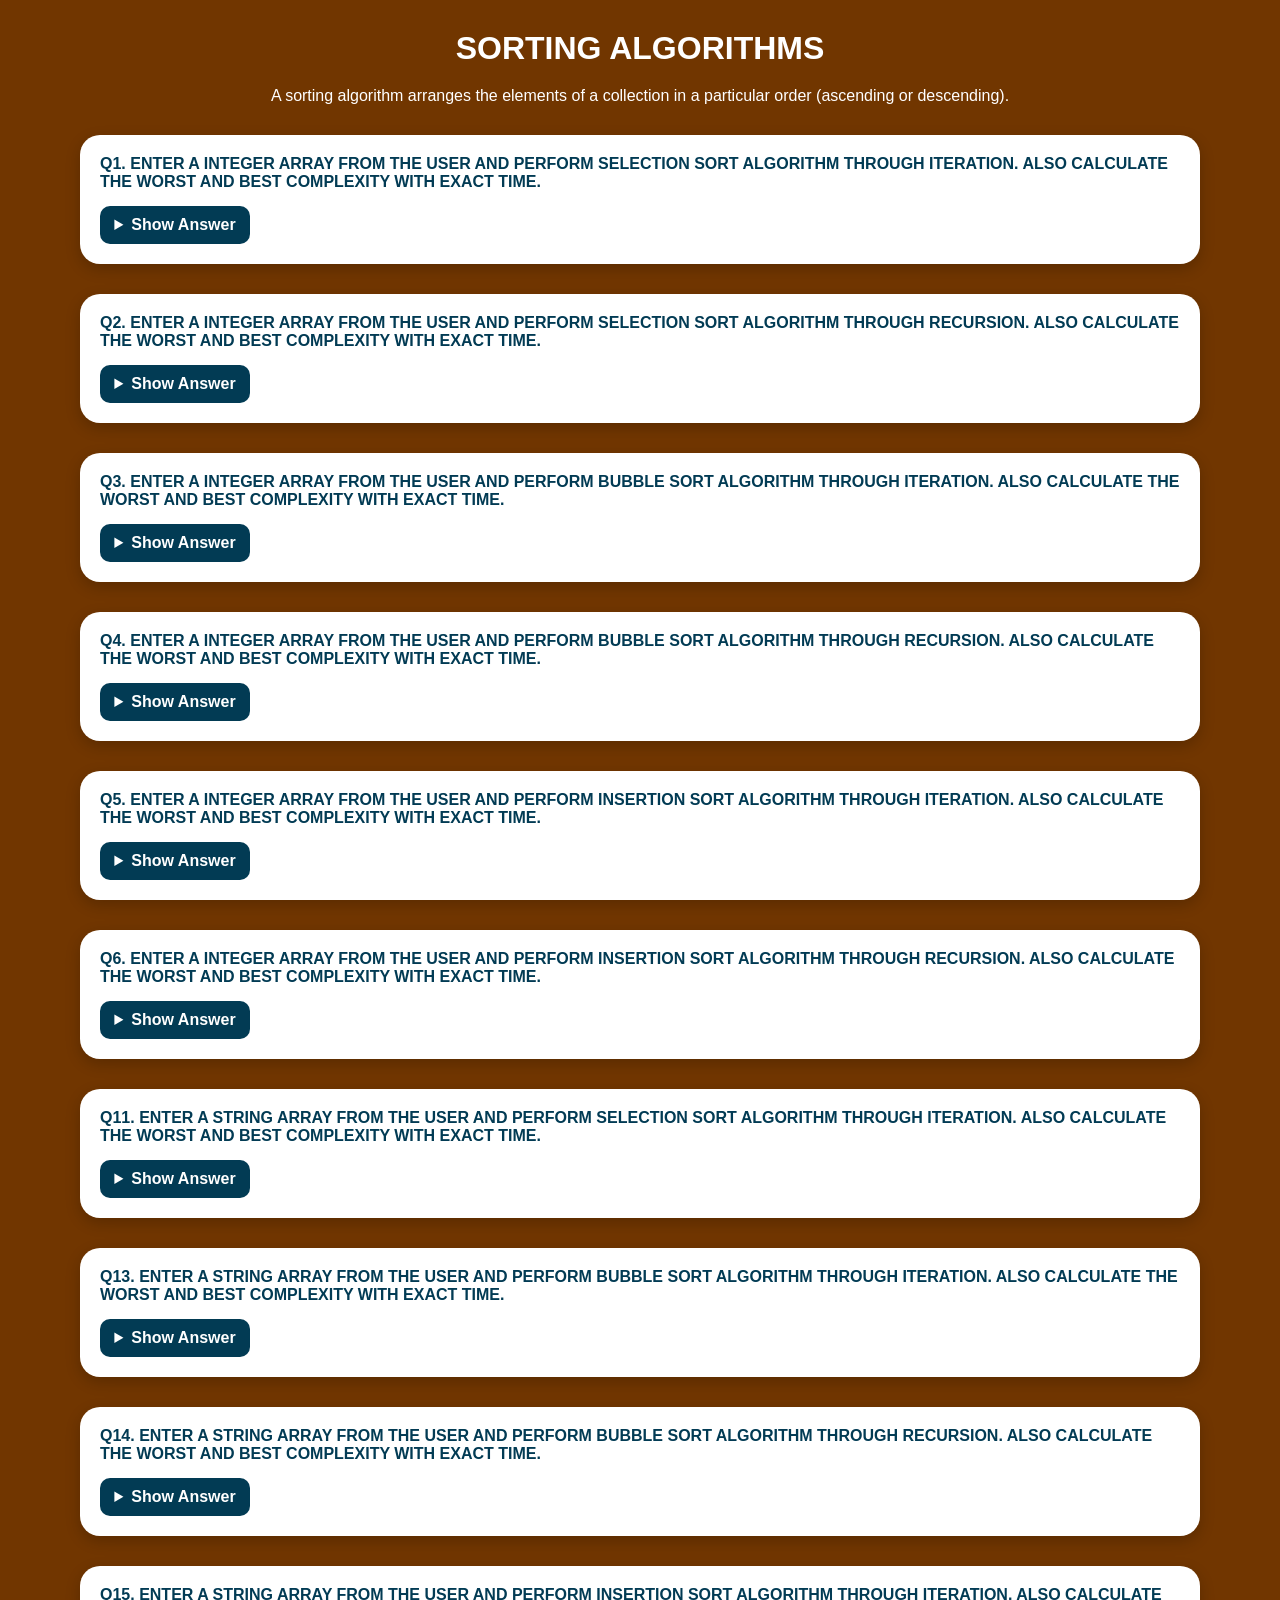
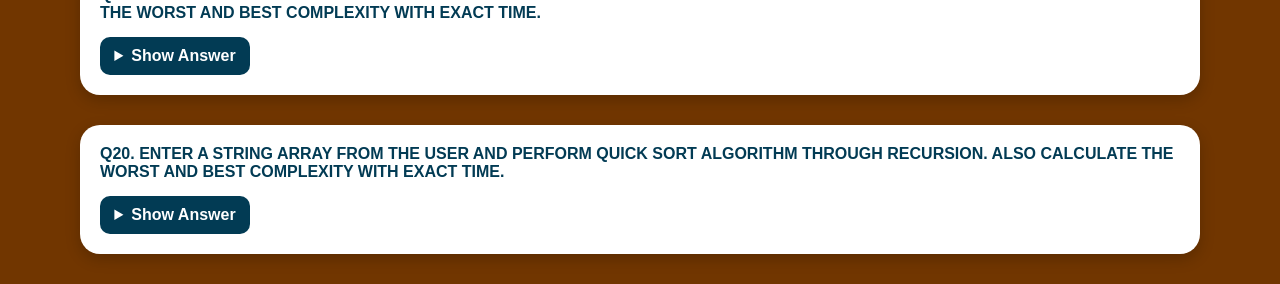
<file: sorting-algorithms.html>
<!DOCTYPE html>
<html lang="en">
<head>
    <meta charset="UTF-8">
    <meta name="viewport" content="width=device-width, initial-scale=1.0">
    <title>SORTING ALGORITHMS</title>


    <link rel="stylesheet" href="style.css">
</head>

<body>

<div class="container">

    <h1>SORTING ALGORITHMS</h1>

    <p>
        A sorting algorithm arranges the elements of a collection in a particular order (ascending or descending).
    </p>

    <div class="extra_c">

        <!-- Q1 -->
        <div class="qa">
            <div class="q">
                Q1. ENTER A INTEGER ARRAY FROM THE USER AND PERFORM SELECTION SORT ALGORITHM THROUGH ITERATION. ALSO CALCULATE THE WORST AND BEST COMPLEXITY WITH EXACT TIME.
            </div>

            <details>
                <summary>Show Answer</summary>

                <div class="a">
                    <div class="img-box">
                        <h4>Code</h4>
                        <img src="sortingImages/Screenshot 2026-11-01 233342.png" alt="Q1 Code" loading="lazy">
                    </div>

                    <div class="img-box">
                        <h4>Output</h4>
                        <img src="sortingImages/Screenshot 2026-11-01 233430.png" alt="Q1 Output" loading="lazy">
                    </div>
                </div>

            </details>
        </div>

        <!-- Q2 -->
        <div class="qa">
            <div class="q">
                Q2. ENTER A INTEGER ARRAY FROM THE USER AND PERFORM SELECTION SORT ALGORITHM THROUGH RECURSION. ALSO CALCULATE THE WORST AND BEST COMPLEXITY WITH EXACT TIME.
            </div>

            <details>
                <summary>Show Answer</summary>

                <div class="a">
                    <div class="img-box">
                        <h4>Code</h4>
                        <img src="sortingImages/Screenshot 2026-11-01 233444.png" alt="Q2 Code" loading="lazy">
                    </div>

                    <div class="img-box">
                        <h4>Output</h4>
                        <img src="sortingImages/Screenshot 2026-11-01 233459.png" alt="Q2 Output" loading="lazy">
                    </div>
                </div>

            </details>
        </div>

        <!-- Q3 -->
        <div class="qa">
            <div class="q">
                Q3. ENTER A INTEGER ARRAY FROM THE USER AND PERFORM BUBBLE SORT ALGORITHM THROUGH ITERATION. ALSO CALCULATE THE WORST AND BEST COMPLEXITY WITH EXACT TIME.
            </div>

            <details>
                <summary>Show Answer</summary>

                <div class="a">
                    <div class="img-box">
                        <h4>Code</h4>
                        <img src="sortingImages/Screenshot 2026-11-01 233507.png" alt="Q3 Code" loading="lazy">
                    </div>

                    <div class="img-box">
                        <h4>Output</h4>
                        <img src="sortingImages/Screenshot 2026-11-01 233525.png" alt="Q3 Output" loading="lazy">
                    </div>
                </div>

            </details>
        </div>

        <!-- Q4 -->
        <div class="qa">
            <div class="q">
                Q4. ENTER A INTEGER ARRAY FROM THE USER AND PERFORM BUBBLE SORT ALGORITHM THROUGH RECURSION. ALSO CALCULATE THE WORST AND BEST COMPLEXITY WITH EXACT TIME.
            </div>

            <details>
                <summary>Show Answer</summary>

                <div class="a">
                    <div class="img-box">
                        <h4>Code</h4>
                        <img src="sortingImages/Screenshot 2026-11-01 233537.png" alt="Q4 Code" loading="lazy">
                    </div>

                    <div class="img-box">
                        <h4>Output</h4>
                        <img src="sortingImages/Screenshot 2026-11-01 233554.png" alt="Q4 Output" loading="lazy">
                    </div>
                </div>

            </details>
        </div>

        <!-- Q5 -->
        <div class="qa">
            <div class="q">
                Q5. ENTER A INTEGER ARRAY FROM THE USER AND PERFORM INSERTION SORT ALGORITHM THROUGH ITERATION. ALSO CALCULATE THE WORST AND BEST COMPLEXITY WITH EXACT TIME.
            </div>

            <details>
                <summary>Show Answer</summary>

                <div class="a">
                    <div class="img-box">
                        <h4>Code</h4>
                        <img src="sortingImages/Screenshot 2026-11-01 233604.png" alt="Q5 Code" loading="lazy">
                    </div>

                    <div class="img-box">
                        <h4>Output</h4>
                        <img src="sortingImages/Screenshot 2026-11-01 233627.png" alt="Q5 Output" loading="lazy">
                    </div>
                </div>

            </details>
        </div>

        <!-- Q6 -->
        <div class="qa">
            <div class="q">
                Q6. ENTER A INTEGER ARRAY FROM THE USER AND PERFORM INSERTION SORT ALGORITHM THROUGH RECURSION. ALSO CALCULATE THE WORST AND BEST COMPLEXITY WITH EXACT TIME.
            </div>

            <details>
                <summary>Show Answer</summary>

                <div class="a">
                    <div class="img-box">
                        <h4>Code</h4>
                        <img src="sortingImages/Screenshot 2026-11-01 233640.png" alt="Q6 Code" loading="lazy">
                    </div>

                    <div class="img-box">
                        <h4>Output</h4>
                        <img src="sortingImages/Screenshot 2026-11-01 233655.png" alt="Q6 Output" loading="lazy">
                    </div>
                </div>

            </details>
        </div>


        <!-- Q11 -->
        <div class="qa">
            <div class="q">
                Q11. ENTER A STRING ARRAY FROM THE USER AND PERFORM SELECTION SORT ALGORITHM THROUGH ITERATION. ALSO CALCULATE THE WORST AND BEST COMPLEXITY WITH EXACT TIME.
            </div>

            <details>
                <summary>Show Answer</summary>

                <div class="a">
                    <div class="img-box">
                        <h4>Code</h4>
                        <img src="sortingImages/Screenshot 2026-11-01 233746.png" alt="Q11 Code" loading="lazy">
                    </div>

                    <div class="img-box">
                        <h4>Output</h4>
                        <img src="sortingImages/Screenshot 2026-11-01 233800.png" alt="Q11 Output" loading="lazy">
                    </div>
                </div>

            </details>
        </div>

        <!-- Q13 -->
        <div class="qa">
            <div class="q">
                Q13. ENTER A STRING ARRAY FROM THE USER AND PERFORM BUBBLE SORT ALGORITHM THROUGH ITERATION. ALSO CALCULATE THE WORST AND BEST COMPLEXITY WITH EXACT TIME.
            </div>

            <details>
                <summary>Show Answer</summary>

                <div class="a">
                    <div class="img-box">
                        <h4>Code</h4>
                        <img src="sortingImages/Screenshot 2026-11-01 233812.png" alt="Q13 Code" loading="lazy">
                    </div>

                    <div class="img-box">
                        <h4>Output</h4>
                        <img src="sortingImages/Screenshot 2026-11-01 233834.png" alt="Q13 Output" loading="lazy">
                    </div>
                </div>

            </details>
        </div>

        <!-- Q14 -->
        <div class="qa">
            <div class="q">
                Q14. ENTER A STRING ARRAY FROM THE USER AND PERFORM BUBBLE SORT ALGORITHM THROUGH RECURSION. ALSO CALCULATE THE WORST AND BEST COMPLEXITY WITH EXACT TIME.
            </div>

            <details>
                <summary>Show Answer</summary>

                <div class="a">
                    <div class="img-box">
                        <h4>Code</h4>
                        <img src="sortingImages/Screenshot 2026-11-01 233854.png" alt="Q14 Code" loading="lazy">
                    </div>

                    <div class="img-box">
                        <h4>Output</h4>
                        <img src="sortingImages/Screenshot 2026-11-01 233910.png" alt="Q14 Output" loading="lazy">
                    </div>
                </div>

            </details>
        </div>

        <!-- Q15 -->
        <div class="qa">
            <div class="q">
                Q15. ENTER A STRING ARRAY FROM THE USER AND PERFORM INSERTION SORT ALGORITHM THROUGH ITERATION. ALSO CALCULATE THE WORST AND BEST COMPLEXITY WITH EXACT TIME.
            </div>

            <details>
                <summary>Show Answer</summary>

                <div class="a">
                    <div class="img-box">
                        <h4>Code</h4>
                        <img src="sortingImages/Screenshot 2026-11-01 233948.png" alt="Q15 Code" loading="lazy">
                    </div>

                    <div class="img-box">
                        <h4>Output</h4>
                        <img src="sortingImages/Screenshot 2026-11-01 234002.png" alt="Q15 Output" loading="lazy">
                    </div>
                </div>

            </details>
        </div>

        <!-- Q20 -->
        <div class="qa">
            <div class="q">
                Q20. ENTER A STRING ARRAY FROM THE USER AND PERFORM QUICK SORT ALGORITHM THROUGH RECURSION. ALSO CALCULATE THE WORST AND BEST COMPLEXITY WITH EXACT TIME.
            </div>

            <details>
                <summary>Show Answer</summary>

                <div class="a">
                    <div class="img-box">
                        <h4>Code</h4>
                        <img src="sorting algorithms/code/20.png" alt="Q20 Code" loading="lazy">
                    </div>

                    <div class="img-box">
                        <h4>Output</h4>
                        <img src="sorting algorithms/output/20.png" alt="Q20 Output" loading="lazy">
                    </div>
                </div>

            </details>
        </div>

    </div>

</div>

</body>
</html>
</file>
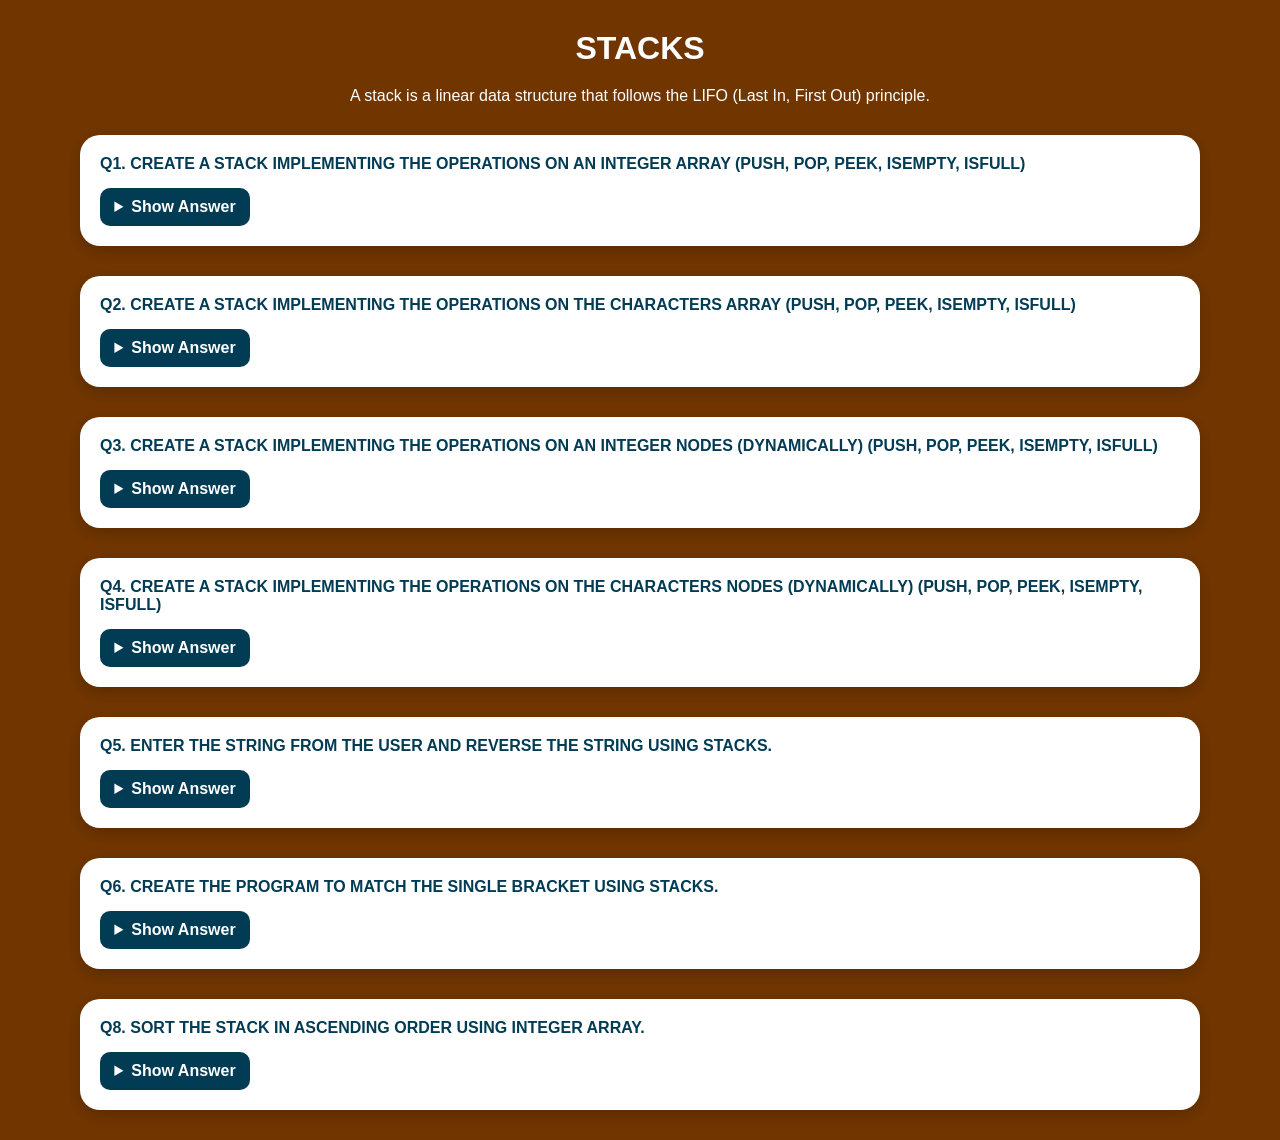
<file: stacks.html>
<!DOCTYPE html>
<html lang="en">
<head>
    <meta charset="UTF-8">
    <meta name="viewport" content="width=device-width, initial-scale=1.0">
    <title>STACKS</title>


    <link rel="stylesheet" href="style.css">
</head>

<body>

<div class="container">

    <h1>STACKS</h1>

    <p>
        A stack is a linear data structure that follows the LIFO (Last In, First Out) principle.
    </p>

    <div class="extra_c">

        <!-- Q1 -->
        <div class="qa">
            <div class="q">
                Q1. CREATE A STACK IMPLEMENTING THE OPERATIONS ON AN INTEGER ARRAY (PUSH, POP, PEEK, ISEMPTY, ISFULL)
            </div>

            <details>
                <summary>Show Answer</summary>

                <div class="a">
                    <div class="img-box">
                        <h4>Code</h4>
                        <img src="stackImage/Screenshot 2026-11-01 225554.png" alt="Q1 Code" loading="lazy">
                    </div>

                    <div class="img-box">
                        <h4>Output</h4>
                        <img src="stackImage/Screenshot 2026-11-01 225629.png" alt="Q1 Output" loading="lazy">
                    </div>
                </div>

            </details>
        </div>

        <!-- Q2 -->
        <div class="qa">
            <div class="q">
                Q2. CREATE A STACK IMPLEMENTING THE OPERATIONS ON THE CHARACTERS ARRAY (PUSH, POP, PEEK, ISEMPTY, ISFULL)
            </div>

            <details>
                <summary>Show Answer</summary>

                <div class="a">
                    <div class="img-box">
                        <h4>Code</h4>
                        <img src="stackImage/Screenshot 2026-11-01 225746.png" alt="Q2 Code" loading="lazy">
                    </div>

                    <div class="img-box">
                        <h4>Output</h4>
                        <img src="stackImage/Screenshot 2026-11-01 225817.png" alt="Q2 Output" loading="lazy">
                    </div>
                </div>

            </details>
        </div>

        <!-- Q3 -->
        <div class="qa">
            <div class="q">
                Q3. CREATE A STACK IMPLEMENTING THE OPERATIONS ON AN INTEGER NODES (DYNAMICALLY) (PUSH, POP, PEEK, ISEMPTY, ISFULL)
            </div>

            <details>
                <summary>Show Answer</summary>

                <div class="a">
                    <div class="img-box">
                        <h4>Code</h4>
                        <img src="stackImage/Screenshot 2026-11-01 225852.png" alt="Q3 Code" loading="lazy">
                    </div>

                    <div class="img-box">
                        <h4>Output</h4>
                        <img src="stackImage/Screenshot 2026-11-01 225919.png" alt="Q3 Output" loading="lazy">
                    </div>
                </div>

            </details>
        </div>

        <!-- Q4 -->
        <div class="qa">
            <div class="q">
                Q4. CREATE A STACK IMPLEMENTING THE OPERATIONS ON THE CHARACTERS NODES (DYNAMICALLY) (PUSH, POP, PEEK, ISEMPTY, ISFULL)
            </div>

            <details>
                <summary>Show Answer</summary>

                <div class="a">
                    <div class="img-box">
                        <h4>Code</h4>
                        <img src="stackImage/Screenshot 2026-11-01 225932.png" alt="Q4 Code" loading="lazy">
                    </div>

                    <div class="img-box">
                        <h4>Output</h4>
                        <img src="stackImage/Screenshot 2026-11-01 230012.png" alt="Q4 Output" loading="lazy">
                    </div>
                </div>

            </details>
        </div>

        <!-- Q5 -->
        <div class="qa">
            <div class="q">
                Q5. ENTER THE STRING FROM THE USER AND REVERSE THE STRING USING STACKS.
            </div>

            <details>
                <summary>Show Answer</summary>

                <div class="a">
                    <div class="img-box">
                        <h4>Code</h4>
                        <img src="stackImage/Screenshot 2026-11-01 230023.png" alt="Q5 Code" loading="lazy">
                    </div>

                    <div class="img-box">
                        <h4>Output</h4>
                        <img src="stackImage/Screenshot 2026-11-01 230040.png" alt="Q5 Output" loading="lazy">
                    </div>
                </div>

            </details>
        </div>

        <!-- Q6 -->
        <div class="qa">
            <div class="q">
                Q6. CREATE THE PROGRAM TO MATCH THE SINGLE BRACKET USING STACKS.
            </div>

            <details>
                <summary>Show Answer</summary>

                <div class="a">
                    <div class="img-box">
                        <h4>Code</h4>
                        <img src="stackImage/Screenshot 2026-11-01 230053.png" alt="Q6 Code" loading="lazy">
                    </div>

                    <div class="img-box">
                        <h4>Output</h4>
                        <img src="stackImage/Screenshot 2026-11-01 230126.png" alt="Q6 Output" loading="lazy">
                    </div>
                </div>

            </details>
        </div>

        <!-- Q8 -->
        <div class="qa">
            <div class="q">
                Q8. SORT THE STACK IN ASCENDING ORDER USING INTEGER ARRAY.
            </div>

            <details>
                <summary>Show Answer</summary>

                <div class="a">
                    <div class="img-box">
                        <h4>Code</h4>
                        <img src="stackImage/Screenshot 2026-11-01 230145.png" alt="Q8 Code" loading="lazy">
                    </div>

                    <div class="img-box">
                        <h4>Output</h4>
                        <img src="stackImage/Screenshot 2026-11-01 230208.png" alt="Q8 Output" loading="lazy">
                    </div>
                </div>

            </details>
        </div>

</div>

</body>
</html>
</file>
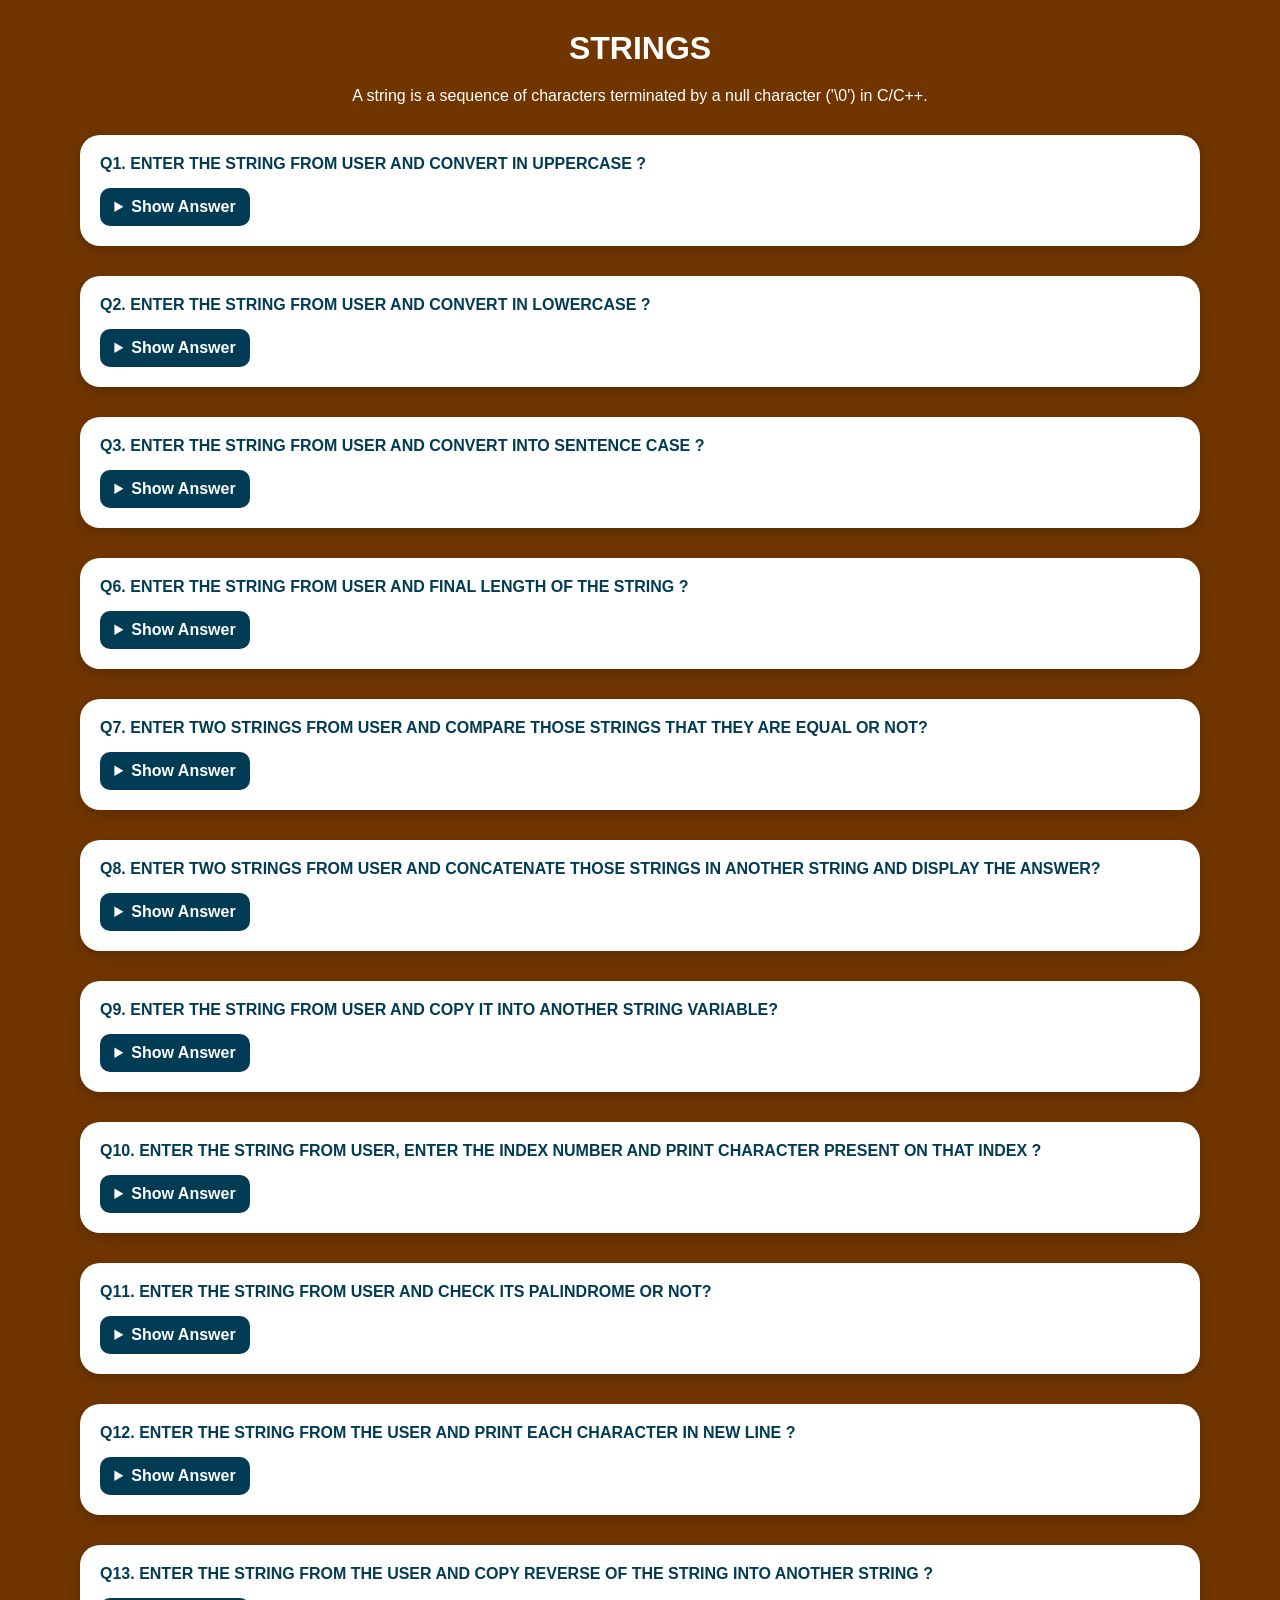
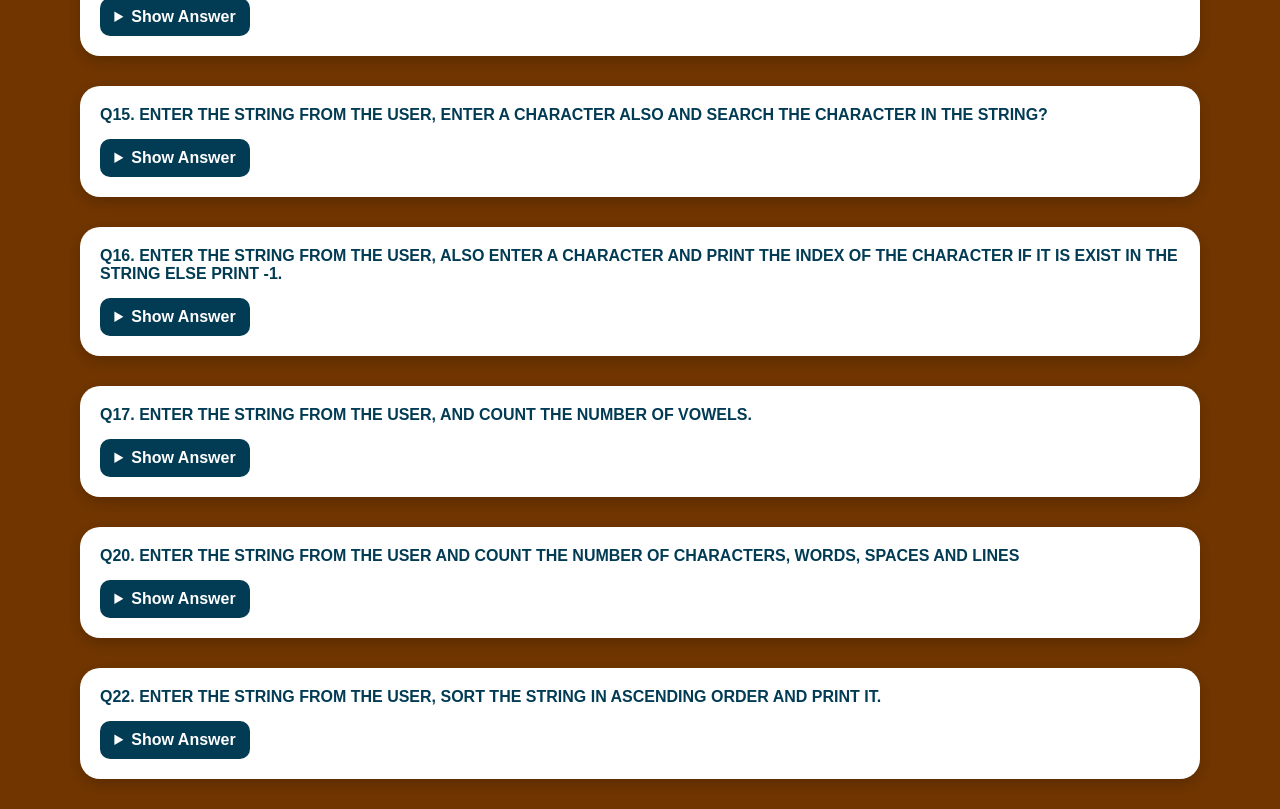
<file: strings.html>
<!DOCTYPE html>
<html lang="en">
<head>
    <meta charset="UTF-8">
    <meta name="viewport" content="width=device-width, initial-scale=1.0">
    <title>STRINGS</title>


    <link rel="stylesheet" href="style.css">
</head>

<body>

<div class="container">

    <h1>STRINGS</h1>

    <p>
        A string is a sequence of characters terminated by a null character ('\0') in C/C++.
    </p>

    <div class="extra_c">

        <!-- Q1 -->
        <div class="qa">
            <div class="q">
                Q1. ENTER THE STRING FROM USER AND CONVERT IN UPPERCASE ?
            </div>

            <details>
                <summary>Show Answer</summary>

                <div class="a">
                    <div class="img-box">
                        <h4>Code</h4>
                        <img src="stringImage/Screenshot 2026-11-02 000225.png" alt="Q1 Code" loading="lazy">
                    </div>

                    <div class="img-box">
                        <h4>Output</h4>
                        <img src="stringImage/Screenshot 2026-11-02 000614.png" alt="Q1 Output" loading="lazy">
                    </div>
                </div>

            </details>
        </div>

        <!-- Q2 -->
        <div class="qa">
            <div class="q">
                Q2. ENTER THE STRING FROM USER AND CONVERT IN LOWERCASE ?
            </div>

            <details>
                <summary>Show Answer</summary>

                <div class="a">
                    <div class="img-box">
                        <h4>Code</h4>
                        <img src="stringImage/Screenshot 2026-11-02 000623.png" alt="Q2 Code" loading="lazy">
                    </div>

                    <div class="img-box">
                        <h4>Output</h4>
                        <img src="stringImage/Screenshot 2026-11-02 000640.png" alt="Q2 Output" loading="lazy">
                    </div>
                </div>

            </details>
        </div>

        <!-- Q3 -->
        <div class="qa">
            <div class="q">
                Q3. ENTER THE STRING FROM USER AND CONVERT INTO SENTENCE CASE ?
            </div>

            <details>
                <summary>Show Answer</summary>

                <div class="a">
                    <div class="img-box">
                        <h4>Code</h4>
                        <img src="stringImage/Screenshot 2026-11-02 000740.png" alt="Q3 Code" loading="lazy">
                    </div>

                    <div class="img-box">
                        <h4>Output</h4>
                        <img src="stringImage/Screenshot 2026-11-02 000753.png" alt="Q3 Output" loading="lazy">
                    </div>
                </div>

            </details>
        </div>

        <!-- Q6 -->
        <div class="qa">
            <div class="q">
                Q6. ENTER THE STRING FROM USER AND FINAL LENGTH OF THE STRING ?
            </div>

            <details>
                <summary>Show Answer</summary>

                <div class="a">
                    <div class="img-box">
                        <h4>Code</h4>
                        <img src="stringImage/Screenshot 2026-11-02 000915.png" alt="Q6 Code" loading="lazy">
                    </div>

                    <div class="img-box">
                        <h4>Output</h4>
                        <img src="stringImage/Screenshot 2026-11-02 000930.png" alt="Q6 Output" loading="lazy">
                    </div>
                </div>

            </details>
        </div>

        <!-- Q7 -->
        <div class="qa">
            <div class="q">
                Q7. ENTER TWO STRINGS FROM USER AND COMPARE THOSE STRINGS THAT THEY ARE EQUAL OR NOT?
            </div>

            <details>
                <summary>Show Answer</summary>

                <div class="a">
                    <div class="img-box">
                        <h4>Code</h4>
                        <img src="stringImage/Screenshot 2026-11-02 000939.png" alt="Q7 Code" loading="lazy">
                    </div>

                    <div class="img-box">
                        <h4>Output</h4>
                        <img src="stringImage/Screenshot 2026-11-02 001006.png" alt="Q7 Output" loading="lazy">
                    </div>
                </div>

            </details>
        </div>

        <!-- Q8 -->
        <div class="qa">
            <div class="q">
                Q8. ENTER TWO STRINGS FROM USER AND CONCATENATE THOSE STRINGS IN ANOTHER STRING AND DISPLAY THE ANSWER?
            </div>

            <details>
                <summary>Show Answer</summary>

                <div class="a">
                    <div class="img-box">
                        <h4>Code</h4>
                        <img src="stringImage/Screenshot 2026-11-02 001015.png" alt="Q8 Code" loading="lazy">
                    </div>

                    <div class="img-box">
                        <h4>Output</h4>
                        <img src="stringImage/Screenshot 2026-11-02 001035.png" alt="Q8 Output" loading="lazy">
                    </div>
                </div>

            </details>
        </div>

        <!-- Q9 -->
        <div class="qa">
            <div class="q">
                Q9. ENTER THE STRING FROM USER AND COPY IT INTO ANOTHER STRING VARIABLE?
            </div>

            <details>
                <summary>Show Answer</summary>

                <div class="a">
                    <div class="img-box">
                        <h4>Code</h4>
                        <img src="stringImage/Screenshot 2026-11-02 001042.png" alt="Q9 Code" loading="lazy">
                    </div>

                    <div class="img-box">
                        <h4>Output</h4>
                        <img src="stringImage/Screenshot 2026-11-02 001056.png" alt="Q9 Output" loading="lazy">
                    </div>
                </div>

            </details>
        </div>

        <!-- Q10 -->
        <div class="qa">
            <div class="q">
                Q10. ENTER THE STRING FROM USER, ENTER THE INDEX NUMBER AND PRINT CHARACTER PRESENT ON THAT INDEX ?
            </div>

            <details>
                <summary>Show Answer</summary>

                <div class="a">
                    <div class="img-box">
                        <h4>Code</h4>
                        <img src="stringImage/Screenshot 2026-11-02 001103.png" alt="Q10 Code" loading="lazy">
                    </div>

                    <div class="img-box">
                        <h4>Output</h4>
                        <img src="stringImage/Screenshot 2026-11-02 001126.png" alt="Q10 Output" loading="lazy">
                    </div>
                </div>

            </details>
        </div>

        <!-- Q11 -->
        <div class="qa">
            <div class="q">
                Q11. ENTER THE STRING FROM USER AND CHECK ITS PALINDROME OR NOT?
            </div>

            <details>
                <summary>Show Answer</summary>

                <div class="a">
                    <div class="img-box">
                        <h4>Code</h4>
                        <img src="stringImage/Screenshot 2026-11-02 001148.png" alt="Q11 Code" loading="lazy">
                    </div>

                    <div class="img-box">
                        <h4>Output</h4>
                        <img src="stringImage/Screenshot 2026-11-02 001204.png" alt="Q11 Output" loading="lazy">
                    </div>
                </div>

            </details>
        </div>

        <!-- Q12 -->
        <div class="qa">
            <div class="q">
                Q12. ENTER THE STRING FROM THE USER AND PRINT EACH CHARACTER IN NEW LINE ?
            </div>

            <details>
                <summary>Show Answer</summary>

                <div class="a">
                    <div class="img-box">
                        <h4>Code</h4>
                        <img src="stringImage/Screenshot 2026-11-02 001212.png" alt="Q12 Code" loading="lazy">
                    </div>

                    <div class="img-box">
                        <h4>Output</h4>
                        <img src="stringImage/Screenshot 2026-11-02 001225.png" alt="Q12 Output" loading="lazy">
                    </div>
                </div>

            </details>
        </div>

        <!-- Q13 -->
        <div class="qa">
            <div class="q">
                Q13. ENTER THE STRING FROM THE USER AND COPY REVERSE OF THE STRING INTO ANOTHER STRING ?
            </div>

            <details>
                <summary>Show Answer</summary>

                <div class="a">
                    <div class="img-box">
                        <h4>Code</h4>
                        <img src="stringImage/Screenshot 2026-11-02 001232.png" alt="Q13 Code" loading="lazy">
                    </div>

                    <div class="img-box">
                        <h4>Output</h4>
                        <img src="stringImage/Screenshot 2026-11-02 001252.png" alt="Q13 Output" loading="lazy">
                    </div>
                </div>

            </details>
        </div>

        <!-- Q15 -->
        <div class="qa">
            <div class="q">
                Q15. ENTER THE STRING FROM THE USER, ENTER A CHARACTER ALSO AND SEARCH THE CHARACTER IN THE STRING?
            </div>

            <details>
                <summary>Show Answer</summary>

                <div class="a">
                    <div class="img-box">
                        <h4>Code</h4>
                        <img src="stringImage/Screenshot 2026-11-02 001300.png" alt="Q15 Code" loading="lazy">
                    </div>

                    <div class="img-box">
                        <h4>Output</h4>
                        <img src="stringImage/Screenshot 2026-11-02 001318.png" alt="Q15 Output" loading="lazy">
                    </div>
                </div>

            </details>
        </div>

        <!-- Q16 -->
        <div class="qa">
            <div class="q">
                Q16. ENTER THE STRING FROM THE USER, ALSO ENTER A CHARACTER AND PRINT THE INDEX OF THE CHARACTER IF IT IS EXIST IN THE STRING ELSE PRINT -1.
            </div>

            <details>
                <summary>Show Answer</summary>

                <div class="a">
                    <div class="img-box">
                        <h4>Code</h4>
                        <img src="stringImage/Screenshot 2026-11-02 001326.png" alt="Q16 Code" loading="lazy">
                    </div>

                    <div class="img-box">
                        <h4>Output</h4>
                        <img src="stringImage/Screenshot 2026-11-02 001345.png" alt="Q16 Output" loading="lazy">
                    </div>
                </div>

            </details>
        </div>

        <!-- Q17 -->
        <div class="qa">
            <div class="q">
                Q17. ENTER THE STRING FROM THE USER, AND COUNT THE NUMBER OF VOWELS.
            </div>

            <details>
                <summary>Show Answer</summary>

                <div class="a">
                    <div class="img-box">
                        <h4>Code</h4>
                        <img src="stringImage/Screenshot 2026-11-02 001352.png" alt="Q17 Code" loading="lazy">
                    </div>

                    <div class="img-box">
                        <h4>Output</h4>
                        <img src="stringImage/Screenshot 2026-11-02 001409.png" alt="Q17 Output" loading="lazy">
                    </div>
                </div>

            </details>
        </div>

        <!-- Q20 -->
        <div class="qa">
            <div class="q">
                Q20. ENTER THE STRING FROM THE USER AND COUNT THE NUMBER OF CHARACTERS, WORDS, SPACES AND LINES
            </div>

            <details>
                <summary>Show Answer</summary>

                <div class="a">
                    <div class="img-box">
                        <h4>Code</h4>
                        <img src="stringImage/Screenshot 2026-11-02 001427.png" alt="Q20 Code" loading="lazy">
                    </div>

                    <div class="img-box">
                        <h4>Output</h4>
                        <img src="stringImage/Screenshot 2026-11-02 001502.png" alt="Q20 Output" loading="lazy">
                    </div>
                </div>

            </details>
        </div>

        <!-- Q22 -->
        <div class="qa">
            <div class="q">
                Q22. ENTER THE STRING FROM THE USER, SORT THE STRING IN ASCENDING ORDER AND PRINT IT.
            </div>

            <details>
                <summary>Show Answer</summary>

                <div class="a">
                    <div class="img-box">
                        <h4>Code</h4>
                        <img src="stringImage/Screenshot 2026-11-02 001516.png" alt="Q22 Code" loading="lazy">
                    </div>

                    <div class="img-box">
                        <h4>Output</h4>
                        <img src="stringImage/Screenshot 2026-11-02 001535.png" alt="Q22 Output" loading="lazy">
                    </div>
                </div>

            </details>
        </div>

        <!-- Q29 -->


    </div>

</div>

</body>
</html>
</file>
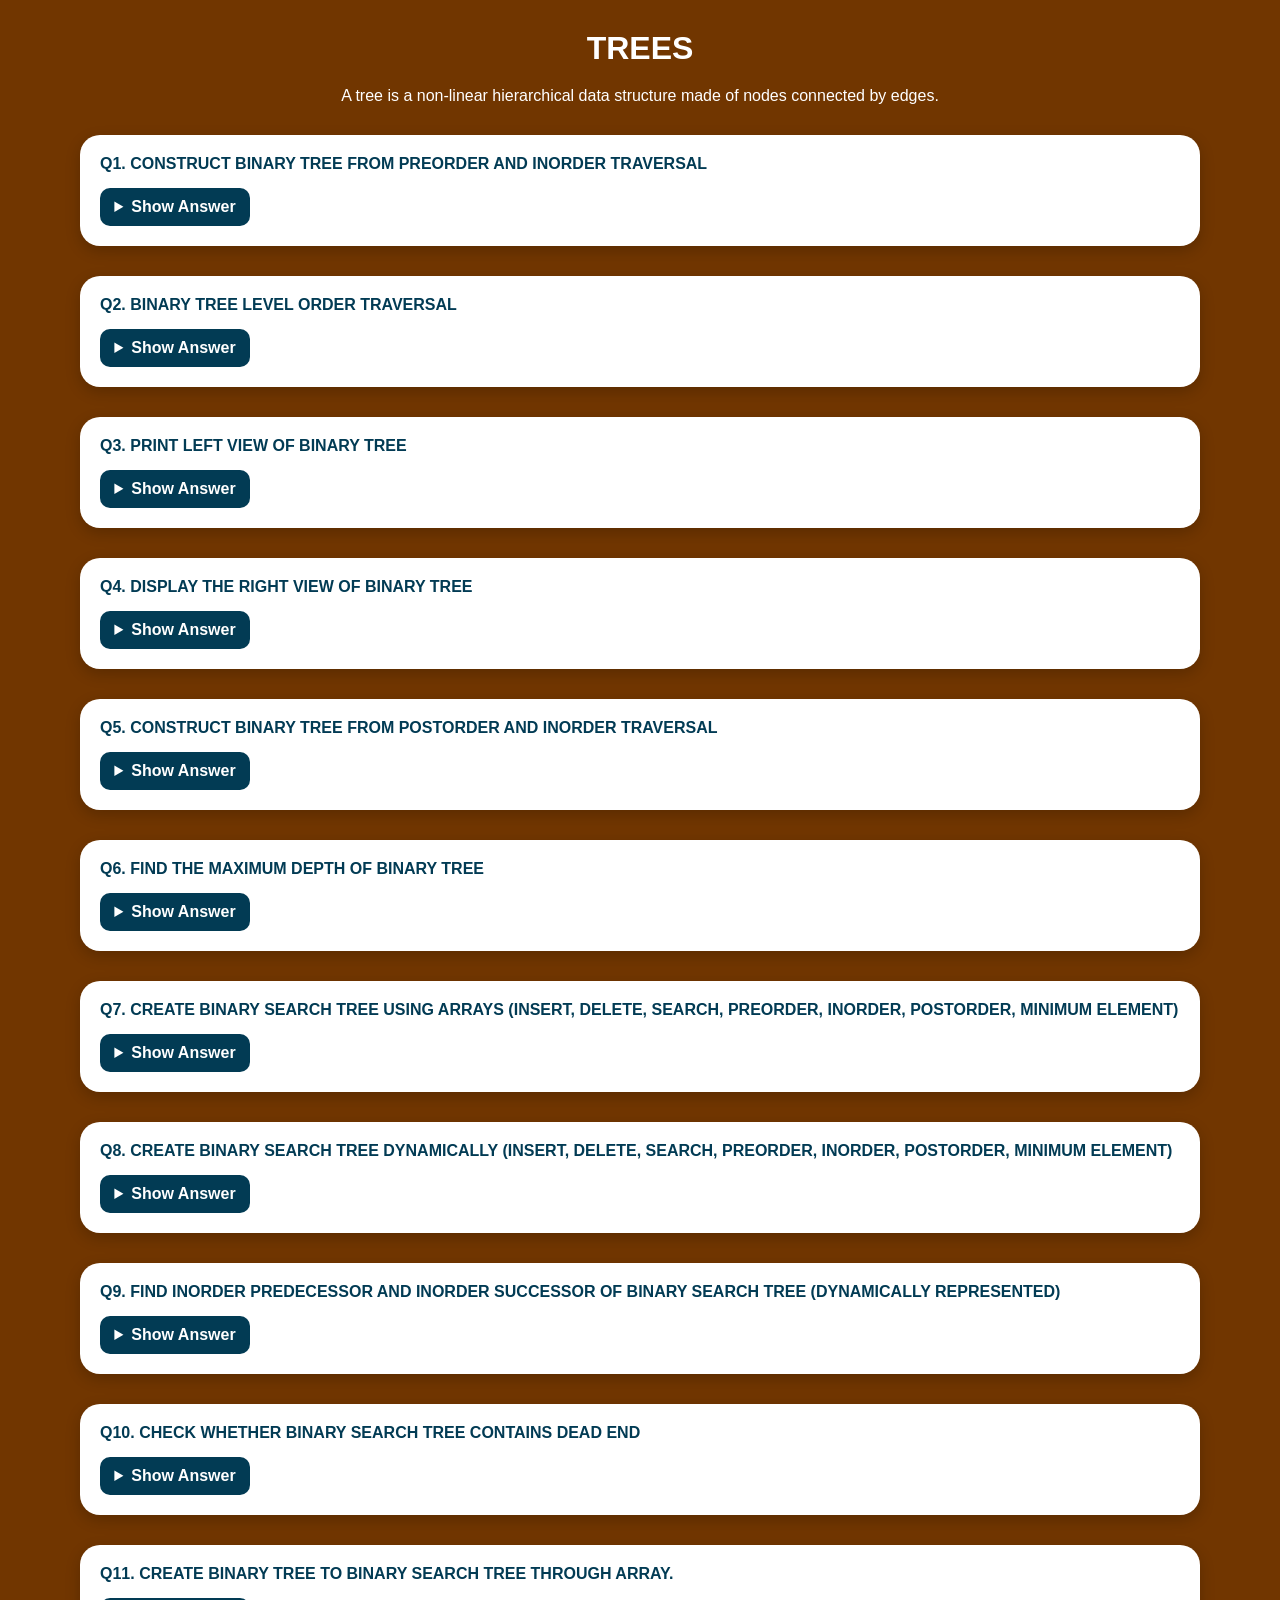
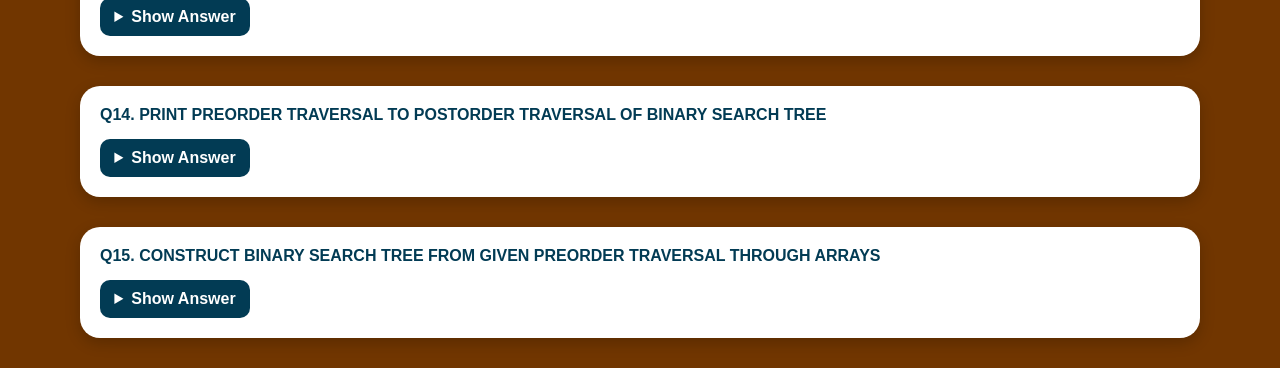
<file: trees.html>
<!DOCTYPE html>
<html lang="en">
<head>
    <meta charset="UTF-8">
    <meta name="viewport" content="width=device-width, initial-scale=1.0">
    <title>TREES</title>


    <link rel="stylesheet" href="style.css">
</head>

<body>

<div class="container">

    <h1>TREES</h1>

    <p>
        A tree is a non-linear hierarchical data structure made of nodes connected by edges.
    </p>

    <div class="extra_c">

        <!-- Q1 -->
        <div class="qa">
            <div class="q">
                Q1. CONSTRUCT BINARY TREE FROM PREORDER AND INORDER TRAVERSAL
            </div>

            <details>
                <summary>Show Answer</summary>

                <div class="a">
                    <div class="img-box">
                        <h4>Code</h4>
                        <img src="treeimazges/Screenshot 2026-11-02 002904.png" alt="Q1 Code" loading="lazy">
                    </div>

                    <div class="img-box">
                        <h4>Output</h4>
                        <img src="treeimazges/Screenshot 2026-11-02 003032.png" alt="Q1 Output" loading="lazy">
                    </div>
                </div>

            </details>
        </div>

        <!-- Q2 -->
        <div class="qa">
            <div class="q">
                Q2. BINARY TREE LEVEL ORDER TRAVERSAL
            </div>

            <details>
                <summary>Show Answer</summary>

                <div class="a">
                    <div class="img-box">
                        <h4>Code</h4>
                        <img src="treeimazges/Screenshot 2026-11-02 003047.png" alt="Q2 Code" loading="lazy">
                    </div>

                    <div class="img-box">
                        <h4>Output</h4>
                        <img src="treeimazges/Screenshot 2026-11-02 003058.png" alt="Q2 Output" loading="lazy">
                    </div>
                </div>

            </details>
        </div>

        <!-- Q3 -->
        <div class="qa">
            <div class="q">
                Q3. PRINT LEFT VIEW OF BINARY TREE
            </div>

            <details>
                <summary>Show Answer</summary>

                <div class="a">
                    <div class="img-box">
                        <h4>Code</h4>
                        <img src="treeimazges/Screenshot 2026-11-02 003357.png" alt="Q3 Code" loading="lazy">
                    </div>

                    <div class="img-box">
                        <h4>Output</h4>
                        <img src="treeimazges/Screenshot 2026-11-02 003406.png" alt="Q3 Output" loading="lazy">
                    </div>
                </div>

            </details>
        </div>

        <!-- Q4 -->
        <div class="qa">
            <div class="q">
                Q4. DISPLAY THE RIGHT VIEW OF BINARY TREE
            </div>

            <details>
                <summary>Show Answer</summary>

                <div class="a">
                    <div class="img-box">
                        <h4>Code</h4>
                        <img src="treeimazges/Screenshot 2026-11-02 003422.png" alt="Q4 Code" loading="lazy">
                    </div>

                    <div class="img-box">
                        <h4>Output</h4>
                        <img src="treeimazges/Screenshot 2026-11-02 003432.png" alt="Q4 Output" loading="lazy">
                    </div>
                </div>

            </details>
        </div>

        <!-- Q5 -->
        <div class="qa">
            <div class="q">
                Q5. CONSTRUCT BINARY TREE FROM POSTORDER AND INORDER TRAVERSAL
            </div>

            <details>
                <summary>Show Answer</summary>

                <div class="a">
                    <div class="img-box">
                        <h4>Code</h4>
                        <img src="treeimazges/Screenshot 2026-11-02 003449.png" alt="Q5 Code" loading="lazy">
                    </div>

                    <div class="img-box">
                        <h4>Output</h4>
                        <img src="treeimazges/Screenshot 2026-11-02 003501.png" alt="Q5 Output" loading="lazy">
                    </div>
                </div>

            </details>
        </div>

        <!-- Q6 -->
        <div class="qa">
            <div class="q">
                Q6. FIND THE MAXIMUM DEPTH OF BINARY TREE
            </div>

            <details>
                <summary>Show Answer</summary>

                <div class="a">
                    <div class="img-box">
                        <h4>Code</h4>
                        <img src="treeimazges/Screenshot 2026-11-02 004039.png" alt="Q6 Code" loading="lazy">
                    </div>

                    <div class="img-box">
                        <h4>Output</h4>
                        <img src="treeimazges/Screenshot 2026-11-02 004047.png" alt="Q6 Output" loading="lazy">
                    </div>
                </div>

            </details>
        </div>

        <!-- Q7 -->
        <div class="qa">
            <div class="q">
                Q7. CREATE BINARY SEARCH TREE USING ARRAYS (INSERT, DELETE, SEARCH, PREORDER, INORDER, POSTORDER, MINIMUM ELEMENT)
            </div>

            <details>
                <summary>Show Answer</summary>

                <div class="a">
                    <div class="img-box">
                        <h4>Code</h4>
                        <img src="treeimazges/Screenshot 2026-11-02 004058.png" alt="Q7 Code" loading="lazy">
                    </div>

                    <div class="img-box">
                        <h4>Output</h4>
                        <img src="treeimazges/Screenshot 2026-11-02 004107.png" alt="Q7 Output" loading="lazy">
                    </div>
                </div>

            </details>
        </div>

        <!-- Q8 -->
        <div class="qa">
            <div class="q">
                Q8. CREATE BINARY SEARCH TREE DYNAMICALLY (INSERT, DELETE, SEARCH, PREORDER, INORDER, POSTORDER, MINIMUM ELEMENT)
            </div>

            <details>
                <summary>Show Answer</summary>

                <div class="a">
                    <div class="img-box">
                        <h4>Code</h4>
                        <img src="treeimazges/Screenshot 2026-11-02 004120.png" alt="Q8 Code" loading="lazy">
                    </div>

                    <div class="img-box">
                        <h4>Output</h4>
                        <img src="treeimazges/Screenshot 2026-11-02 004129.png" alt="Q8 Output" loading="lazy">
                    </div>
                </div>

            </details>
        </div>

        <!-- Q9 -->
        <div class="qa">
            <div class="q">
                Q9. FIND INORDER PREDECESSOR AND INORDER SUCCESSOR OF BINARY SEARCH TREE (DYNAMICALLY REPRESENTED)
            </div>

            <details>
                <summary>Show Answer</summary>

                <div class="a">
                    <div class="img-box">
                        <h4>Code</h4>
                        <img src="treeimazges/Screenshot 2026-11-02 004139.png" alt="Q9 Code" loading="lazy">
                    </div>

                    <div class="img-box">
                        <h4>Output</h4>
                        <img src="treeimazges/Screenshot 2026-11-02 004147.png" alt="Q9 Output" loading="lazy">
                    </div>
                </div>

            </details>
        </div>

        <!-- Q10 -->
        <div class="qa">
            <div class="q">
                Q10. CHECK WHETHER BINARY SEARCH TREE CONTAINS DEAD END
            </div>

            <details>
                <summary>Show Answer</summary>

                <div class="a">
                    <div class="img-box">
                        <h4>Code</h4>
                        <img src="treeimazges/Screenshot 2026-11-02 004201.png" alt="Q10 Code" loading="lazy">
                    </div>

                    <div class="img-box">
                        <h4>Output</h4>
                        <img src="treeimazges/Screenshot 2026-11-02 004214.png" alt="Q10 Output" loading="lazy">
                    </div>
                </div>

            </details>
        </div>

        <!-- Q11 -->
        <div class="qa">
            <div class="q">
                Q11. CREATE BINARY TREE TO BINARY SEARCH TREE THROUGH ARRAY.
            </div>

            <details>
                <summary>Show Answer</summary>

                <div class="a">
                    <div class="img-box">
                        <h4>Code</h4>
                        <img src="treeimazges/Screenshot 2026-11-02 004227.png" alt="Q11 Code" loading="lazy">
                    </div>

                    <div class="img-box">
                        <h4>Output</h4>
                        <img src="treeimazges/Screenshot 2026-11-02 004236.png" alt="Q11 Output" loading="lazy">
                    </div>
                </div>

            </details>
        </div>


        <!-- Q14 -->
        <div class="qa">
            <div class="q">
                Q14. PRINT PREORDER TRAVERSAL TO POSTORDER TRAVERSAL OF BINARY SEARCH TREE
            </div>

            <details>
                <summary>Show Answer</summary>

                <div class="a">
                    <div class="img-box">
                        <h4>Code</h4>
                        <img src="treeimazges/Screenshot 2026-11-02 004252.png" alt="Q14 Code" loading="lazy">
                    </div>

                    <div class="img-box">
                        <h4>Output</h4>
                        <img src="treeimazges/Screenshot 2026-11-02 004303.png" alt="Q14 Output" loading="lazy">
                    </div>
                </div>

            </details>
        </div>

        <!-- Q15 -->
        <div class="qa">
            <div class="q">
                Q15. CONSTRUCT BINARY SEARCH TREE FROM GIVEN PREORDER TRAVERSAL THROUGH ARRAYS
            </div>

            <details>
                <summary>Show Answer</summary>

                <div class="a">
                    <div class="img-box">
                        <h4>Code</h4>
                        <img src="treeimazges/Screenshot 2026-11-02 004316.png" alt="Q15 Code" loading="lazy">
                    </div>

                    <div class="img-box">
                        <h4>Output</h4>
                        <img src="treeimazges/Screenshot 2026-11-02 004326.png" alt="Q15 Output" loading="lazy">
                    </div>
                </div>

            </details>
        </div>

       
        
    </div>

</div>

</body>
</html>
</file>
<file: style.css>
*{
    margin: 0;
    padding: 0;
    box-sizing: border-box;
}

body{
    font-family:'Gill Sans', 'Gill Sans MT', Calibri, 'Trebuchet MS', sans-serif;
    background-color:#713600;
}

.container{
    width: 100%;
    min-height: 100vh;
}

.head{
    background-color: white;
    padding:20px;
    margin:20px;
    border-radius: 50px;
    text-align: center;
    font-weight:800;
    font-size: 30px;
    margin-right: 80px;
    margin-left:80px;
}

.head h2{
    color:rgb(2, 59, 84);
}


.que-corner{
    display: grid;
    grid-template-columns: repeat(3, 1fr);
    justify-items: center;
    gap: 60px;
    margin-top: 80px;
}


.box10 { grid-column: 1; }
.box11 { grid-column: 3; }


.box{
    width:150px;
    height:150px;
    perspective:1000px;
}


.inner{
    width:100%;
    height:100%;
    position:relative;
    transform-style: preserve-3d;
    transition: transform 0.6s;
}

.box:hover .inner{
    transform: rotateY(180deg);
}


.front, .back{
    position:absolute;
    width:100%;
    height:100%;
    display:flex;
    justify-content:center;
    align-items:center;
    border-radius:30px;
    font-size:18px;
    font-weight:600;
    backface-visibility:hidden;
}

.front{
    background-color:white;
    color:rgb(10, 134, 130);
    text-transform: capitalize;
   text-align: center;
   padding:10px;
    
}

.back{
    background-color:rgb(2, 59, 84);
    color:white;
    transform: rotateY(180deg);
    text-align: center;
    padding:10px;
}


h1{
    text-align:center;
    color:white;
    margin-top:30px;
}

p{
    text-align:center;
    color:white;
    margin:20px 80px;
}


.qa{
    background:white;
    margin:30px 80px;
    padding:20px;
    border-radius:20px;
    box-shadow:0 5px 15px rgba(0,0,0,0.2);
}


.q{
    font-weight:700;
    color:rgb(2, 59, 84);
}


details{
    margin-top:15px;
}


summary{
    cursor:pointer;
    background:rgb(2, 59, 84);
    color:white;
    padding:10px;
    border-radius:10px;
    width:150px;
    text-align:center;
    font-weight:600;
    transition:0.3s;
}

summary:hover{
    background:rgb(10, 134, 130);
}


.a{
    margin-top:20px;
    display:flex;
    flex-wrap:wrap;
    gap:20px;
    justify-content:center;
}


.img-box{
    background:#f5f5f5;
    padding:15px;
    border-radius:15px;
    width:400px;
    text-align:center;
}


.img-box h4{
    margin-bottom:10px;
    color:rgb(2, 59, 84);
}


.img-box img{
    width:100%;
    height:auto;
    border-radius:10px;
    border:2px solid #ddd;
}

.que-corner a {
            text-decoration: none;
            color: inherit;
            display: contents;
        }

   
        
  .footer {
            margin-top: 40px;
            padding: 15px;
            text-align: center;
            font-size: 16px;
            background: #111;
            color: #fff;
            border-radius: 10px;
        }
</file>
